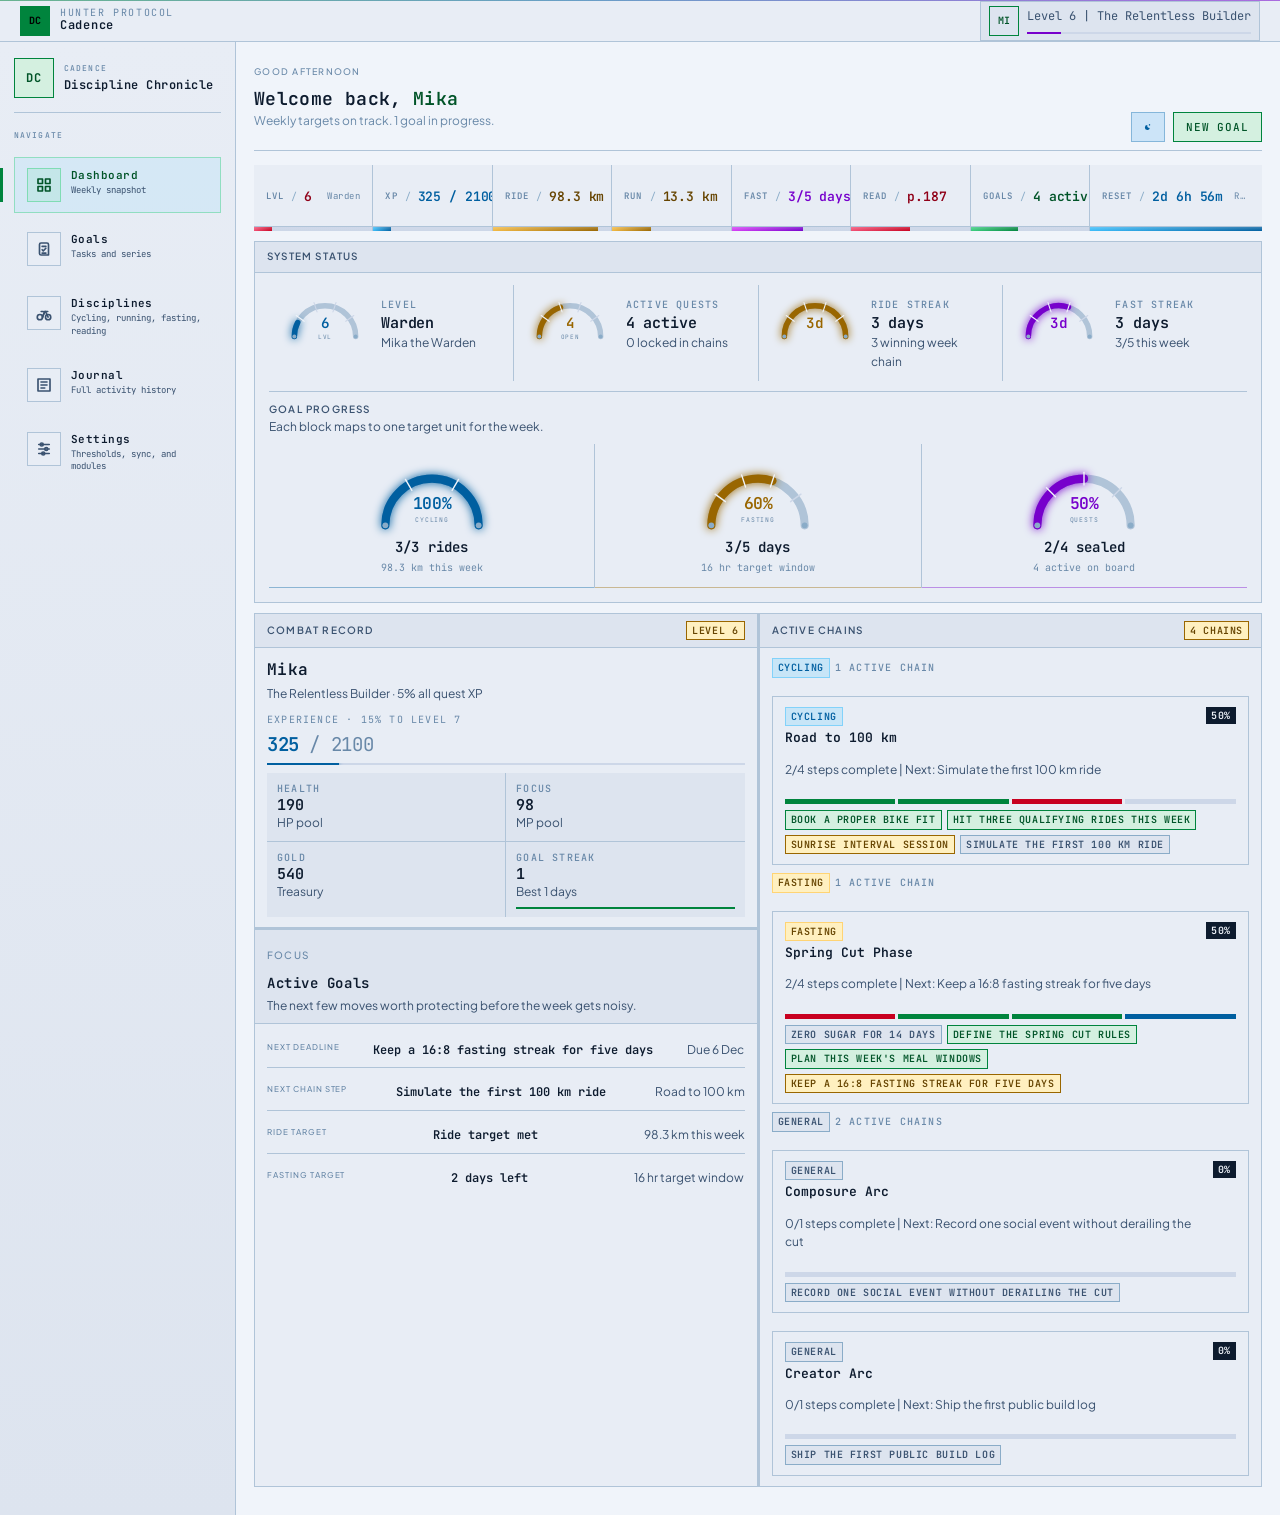
<file: index.html>
<!DOCTYPE html>
<html lang="en">
<head>
<meta charset="UTF-8">
<meta name="viewport" content="width=device-width, initial-scale=1.0">
<title>Cadence</title>
<link rel="stylesheet" href="./app.css">
</head>
<body>
  <div class="app-backdrop"></div>
  <main id="app"></main>
  <div id="modal-root"></div>
  <noscript>This app needs JavaScript enabled.</noscript>
  <script type="module" src="./app.js"></script>
</body>
</html>
</file>
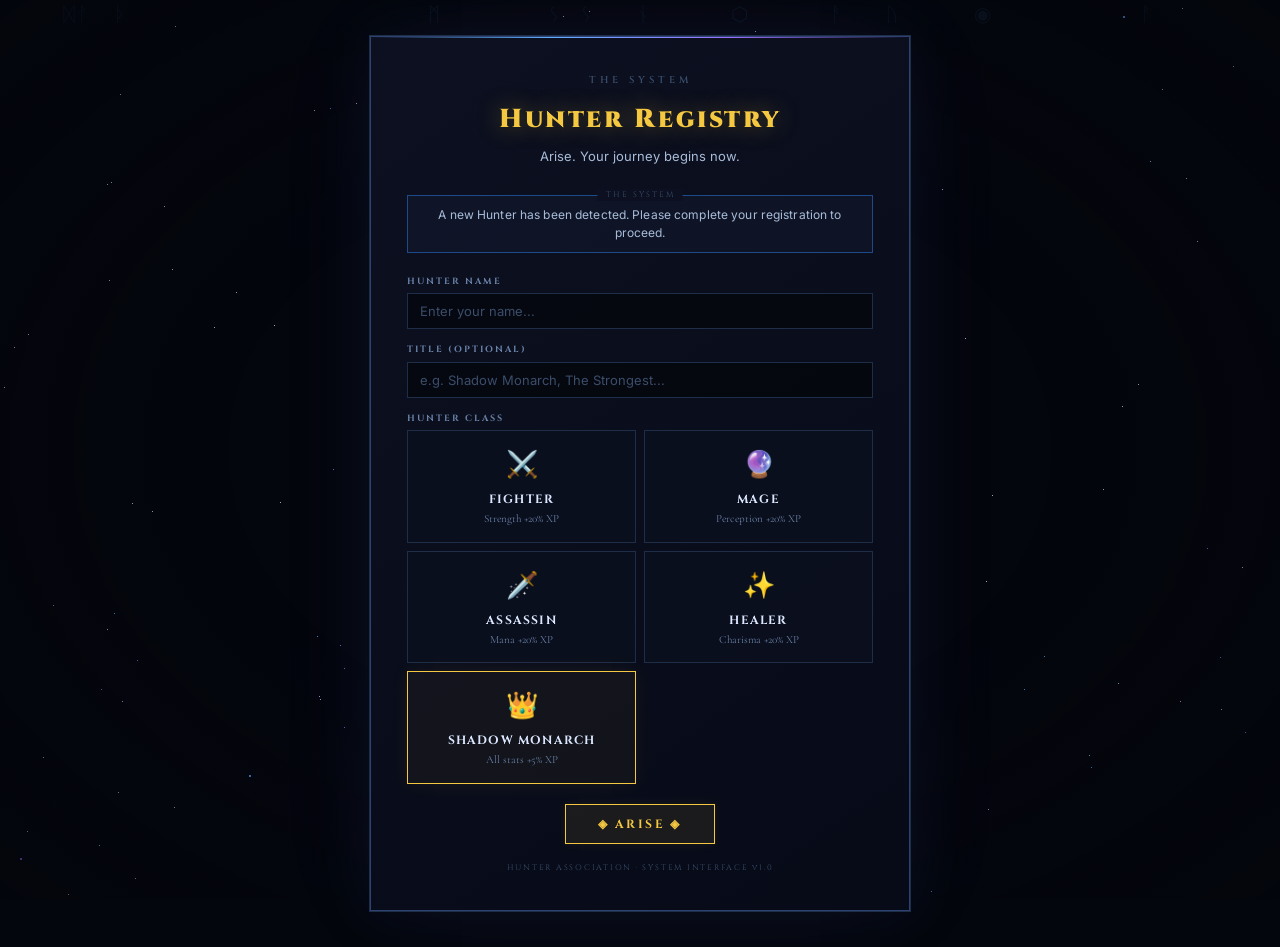
<file: solo-leveling-quest-journal.html>
<!DOCTYPE html>
<html lang="en">
<head>
<meta charset="UTF-8">
<meta name="viewport" content="width=device-width, initial-scale=1.0">
<title>Quest Ledger - Discipline Chronicle</title>
<link href="https://fonts.googleapis.com/css2?family=Cinzel:wght@400;600;700;900&family=Cormorant+Garamond:wght@400;500;600;700&family=Inter:wght@300;400;500;600&family=Orbitron:wght@400;700;900&display=swap" rel="stylesheet">
<style>
*{box-sizing:border-box;margin:0;padding:0}
:root{
  --void:#04060d;
  --deep:#070b18;
  --panel:#0c1020;
  --surface:#0f1428;
  --border:#1e2d48;
  --border-glow:#2e4272;
  --sys-blue:#5eaeff;
  --sys-blue-dim:#1e4a8a;
  --sys-purple:#9c6fff;
  --sys-purple-dim:#3d1f9a;
  --sys-gold:#f5c842;
  --sys-gold-dim:#8a6a10;
  --sys-teal:#00d4aa;
  --sys-red:#ff5570;
  --rank-e:#9e9e9e;
  --rank-d:#4caf50;
  --rank-c:#42a5f5;
  --rank-b:#ab47bc;
  --rank-a:#ffa726;
  --rank-s:#ef5350;
  --rank-ss:#f5c842;
  --rank-nat:#00d4aa;
  --text-bright:#dce8ff;
  --text-body:#a8bcd8;
  --text-mid:#6a82a8;
  --text-dim:#3a4d6a;
}
body{
  background:var(--void);min-height:100vh;
  font-family:'Cormorant Garamond',serif;overflow-x:hidden;
  color:var(--text-bright);font-size:14px;line-height:1.5;
}
#starfield{position:fixed;top:0;left:0;width:100%;height:100%;pointer-events:none;z-index:0}
.star{position:absolute;border-radius:50%;animation:twinkle linear infinite}
@keyframes twinkle{0%,100%{opacity:0.15}50%{opacity:0.9}}
#runes{position:fixed;top:0;left:0;width:100%;height:100%;pointer-events:none;z-index:0}
.rune{position:absolute;font-family:'Cinzel',serif;font-size:20px;color:rgba(94,174,255,0.09);animation:runeFloat linear infinite;user-select:none}
@keyframes runeFloat{0%{transform:translateY(100vh) rotate(0deg);opacity:0}5%{opacity:1}95%{opacity:0.4}100%{transform:translateY(-200px) rotate(360deg);opacity:0}}
.sys-vignette{position:fixed;top:0;left:0;right:0;bottom:0;pointer-events:none;z-index:0;background:radial-gradient(ellipse 80% 80% at 50% 50%,transparent 40%,rgba(4,6,13,0.65) 100%)}
#app{position:relative;z-index:1;max-width:1440px;margin:0 auto;padding:16px}

/* ─── MAIN WINDOW ─── */
.sys-window{background:linear-gradient(160deg,var(--panel) 0%,var(--deep) 100%);border:1px solid var(--border-glow);box-shadow:0 0 0 1px var(--border),0 0 40px rgba(94,174,255,0.05),inset 0 1px 0 rgba(94,174,255,0.08);padding:20px;min-height:calc(100vh - 32px);position:relative}
.sys-window::before{content:'';position:absolute;top:0;left:0;right:0;height:1px;background:linear-gradient(90deg,transparent,var(--sys-blue),var(--sys-purple),transparent)}
.sys-window::after{content:'THE DISCIPLINE CHRONICLE  ·  QUEST LEDGER';position:absolute;top:7px;left:50%;transform:translateX(-50%);font-family:'Cinzel',serif;font-size:9px;font-weight:600;color:var(--text-dim);letter-spacing:0.28em;white-space:nowrap}

/* ─── NAV ─── */
.nav-tabs{display:flex;gap:1px;margin:28px 0 0;border-bottom:1px solid var(--border);flex-wrap:wrap}
.tab-btn{font-family:'Cinzel',serif;font-size:10px;font-weight:700;letter-spacing:0.15em;padding:9px 16px;border:1px solid transparent;border-bottom:none;background:transparent;color:var(--text-mid);cursor:pointer;transition:all 0.2s;text-transform:uppercase;position:relative}
.tab-btn:hover{color:var(--sys-blue);border-color:var(--border)}
.tab-btn.active{background:rgba(94,174,255,0.07);color:var(--sys-blue);border-color:var(--border-glow);border-bottom-color:var(--panel);box-shadow:0 0 14px rgba(94,174,255,0.1)}
.tab-btn.active::before{content:'';position:absolute;top:0;left:0;right:0;height:1px;background:linear-gradient(90deg,transparent,var(--sys-blue),transparent)}
.page-content{display:none}.page-content.active{display:block}

/* ─── SPREAD ─── */
.book-spread{display:grid;grid-template-columns:1fr 1fr;gap:14px;margin-top:14px}
@media(max-width:900px){.book-spread{grid-template-columns:1fr}}
.book-page{background:rgba(7,11,24,0.75);border:1px solid var(--border);padding:22px;min-height:600px;position:relative}
.book-page::before{content:'';position:absolute;top:0;left:0;right:0;height:1px;background:linear-gradient(90deg,var(--sys-blue),transparent);opacity:0.35}
.book-page::after{content:'';position:absolute;bottom:0;right:0;width:25%;height:1px;background:linear-gradient(90deg,transparent,var(--sys-purple));opacity:0.25}

/* ─── PAGE TITLE ─── */
.page-title{font-family:'Cinzel',serif;font-size:12px;font-weight:700;color:var(--sys-blue);letter-spacing:0.22em;text-transform:uppercase;border-bottom:1px solid var(--border);padding-bottom:10px;margin-bottom:16px;display:flex;align-items:center;gap:8px}
.page-title-icon{width:18px;height:18px;border:1px solid var(--sys-blue);display:flex;align-items:center;justify-content:center;font-size:9px;color:var(--sys-blue);flex-shrink:0}

/* ─── SYSTEM NOTIFICATION ─── */
.sys-issued{border:1px solid var(--sys-blue-dim);background:rgba(94,174,255,0.04);padding:10px 14px;margin-bottom:14px;position:relative;font-family:'Inter',sans-serif;font-size:12px;color:var(--text-body);letter-spacing:0.01em;text-align:center}
.sys-issued::before{content:'THE SYSTEM';position:absolute;top:-7px;left:50%;transform:translateX(-50%);background:var(--panel);padding:0 8px;font-family:'Cinzel',serif;font-size:8px;letter-spacing:0.25em;color:var(--text-dim)}

/* ─── QUEST CARDS ─── */
.quest-card{background:rgba(12,16,32,0.9);border:1px solid var(--border);border-left:3px solid var(--border-glow);padding:14px 16px;margin-bottom:8px;position:relative;cursor:pointer;transition:all 0.18s}
.quest-card:hover{border-color:var(--sys-blue-dim);border-left-color:var(--sys-blue);box-shadow:0 0 16px rgba(94,174,255,0.07),inset 0 0 20px rgba(94,174,255,0.02);transform:translateX(2px)}
.quest-card.health{border-left-color:var(--sys-red)}
.quest-card.intelligence{border-left-color:var(--sys-blue)}
.quest-card.money{border-left-color:var(--sys-gold)}
.quest-card.relationships{border-left-color:var(--sys-purple)}
.quest-title{font-family:'Inter',sans-serif;font-size:14px;font-weight:600;color:var(--text-bright)}
.quest-meta{font-size:12px;color:var(--text-body);margin-top:5px;display:flex;gap:8px;align-items:center;flex-wrap:wrap}
.quest-cat-badge{font-size:10px;padding:2px 8px;border:1px solid;font-family:'Cinzel',serif;font-weight:700;letter-spacing:0.08em;text-transform:uppercase}
.cat-health{background:rgba(255,85,112,0.1);color:var(--sys-red);border-color:var(--sys-red)}
.cat-intelligence{background:rgba(94,174,255,0.08);color:var(--sys-blue);border-color:var(--sys-blue)}
.cat-money{background:rgba(245,200,66,0.08);color:var(--sys-gold);border-color:var(--sys-gold)}
.cat-relationships{background:rgba(156,111,255,0.1);color:var(--sys-purple);border-color:var(--sys-purple)}
.rank-badge{position:absolute;top:8px;right:10px;font-family:'Cinzel',serif;font-size:9px;font-weight:900;padding:2px 8px;border:1px solid;letter-spacing:0.15em}
.rank-urgent{background:rgba(255,85,112,0.15);color:var(--sys-red);border-color:var(--sys-red);animation:urgentBlink 1.2s infinite alternate}
@keyframes urgentBlink{from{box-shadow:none}to{box-shadow:0 0 8px var(--sys-red)}}
.due-label{font-size:11px;color:var(--sys-red);font-family:'Inter',sans-serif;font-weight:500;margin-top:4px}
.quest-desc{font-size:12px;color:var(--text-mid);margin-top:5px;font-style:italic;line-height:1.5}

/* ─── CHARACTER ─── */
.stat-row{display:grid;grid-template-columns:1fr 1fr;gap:10px;margin-bottom:14px}
.stat-box{background:rgba(10,15,30,0.8);border:1px solid var(--border);padding:14px;text-align:center;position:relative;transition:border-color 0.2s}
.stat-box:hover{border-color:var(--sys-blue-dim)}
.stat-box::after{content:'';position:absolute;bottom:0;left:0;right:0;height:1px;background:linear-gradient(90deg,transparent,var(--sys-blue-dim),transparent)}
.stat-icon{font-size:20px;display:block;margin-bottom:5px}
.stat-name{font-family:'Cinzel',serif;font-size:9px;font-weight:700;color:var(--text-mid);letter-spacing:0.2em;text-transform:uppercase;margin-bottom:4px}
.stat-val{font-family:'Orbitron',monospace;font-size:26px;font-weight:700;color:var(--sys-blue);text-shadow:0 0 14px rgba(94,174,255,0.35)}
.stat-bar{height:3px;background:rgba(255,255,255,0.04);margin-top:8px;overflow:hidden}
.stat-fill{height:100%;transition:width 0.6s}
.bar-health{background:var(--sys-red);box-shadow:0 0 6px var(--sys-red)}
.bar-wisdom{background:var(--sys-blue);box-shadow:0 0 6px var(--sys-blue)}
.bar-fortune{background:var(--sys-gold);box-shadow:0 0 6px var(--sys-gold)}
.bar-charisma{background:var(--sys-purple);box-shadow:0 0 6px var(--sys-purple)}
.xp-bar-wrap{margin:14px 0}
.xp-label{display:flex;justify-content:space-between;font-family:'Cinzel',serif;font-size:9px;font-weight:600;color:var(--text-mid);margin-bottom:5px;letter-spacing:0.15em;text-transform:uppercase}
.xp-bar{height:12px;background:rgba(0,0,0,0.6);border:1px solid var(--border);overflow:hidden}
.xp-fill{height:100%;background:linear-gradient(90deg,var(--sys-blue-dim),var(--sys-blue),var(--sys-purple));transition:width 0.6s;position:relative}
.xp-fill::after{content:'';position:absolute;top:0;left:0;right:0;bottom:0;background:repeating-linear-gradient(90deg,transparent,transparent 6px,rgba(255,255,255,0.05) 6px,rgba(255,255,255,0.05) 7px)}
.level-label{font-family:'Cinzel',serif;font-size:10px;font-weight:700;color:var(--text-mid);letter-spacing:0.35em;text-align:center;text-transform:uppercase;margin-bottom:4px}
.level-num{font-family:'Orbitron',monospace;font-size:44px;font-weight:900;color:var(--sys-gold);text-shadow:0 0 22px rgba(245,200,66,0.55),0 0 44px rgba(245,200,66,0.2);text-align:center;line-height:1;margin-bottom:4px}
.hunter-rank-row{text-align:center;margin-bottom:14px}
.hp-mp-row{display:grid;grid-template-columns:1fr 1fr;gap:8px;margin-bottom:14px}
.hp-box{background:rgba(255,85,112,0.05);border:1px solid rgba(255,85,112,0.25);padding:10px;text-align:center}
.mp-box{background:rgba(94,174,255,0.05);border:1px solid rgba(94,174,255,0.25);padding:10px;text-align:center}
.resource-label{font-family:'Cinzel',serif;font-size:9px;font-weight:700;letter-spacing:0.2em;text-transform:uppercase;display:block;margin-bottom:3px}
.resource-val{font-family:'Orbitron',monospace;font-size:17px;font-weight:700}

/* ─── BUTTONS ─── */
.btn-parch{font-family:'Cinzel',serif;font-size:11px;font-weight:600;background:transparent;border:1px solid var(--border-glow);color:var(--text-body);padding:8px 18px;cursor:pointer;letter-spacing:0.12em;text-transform:uppercase;transition:all 0.18s}
.btn-parch:hover{border-color:var(--sys-blue);color:var(--sys-blue);box-shadow:0 0 8px rgba(94,174,255,0.12)}
.btn-gold{font-family:'Cinzel',serif;font-size:11px;font-weight:700;background:rgba(245,200,66,0.08);border:1px solid var(--sys-gold);color:var(--sys-gold);padding:8px 18px;cursor:pointer;letter-spacing:0.12em;text-transform:uppercase;transition:all 0.18s;box-shadow:0 0 8px rgba(245,200,66,0.08)}
.btn-gold:hover{background:rgba(245,200,66,0.15);box-shadow:0 0 18px rgba(245,200,66,0.22)}
.btn-red{font-family:'Cinzel',serif;font-size:10px;font-weight:600;background:transparent;border:1px solid rgba(255,85,112,0.35);color:var(--sys-red);padding:4px 10px;cursor:pointer;letter-spacing:0.08em;text-transform:uppercase;transition:all 0.15s;opacity:0.75}
.btn-red:hover{background:rgba(255,85,112,0.1);border-color:var(--sys-red);opacity:1}
.btn-complete{font-family:'Cinzel',serif;font-size:10px;font-weight:700;background:rgba(245,200,66,0.08);border:1px solid var(--sys-gold);color:var(--sys-gold);padding:5px 14px;cursor:pointer;letter-spacing:0.1em;text-transform:uppercase;transition:all 0.15s}
.btn-complete:hover{background:rgba(245,200,66,0.15);box-shadow:0 0 10px rgba(245,200,66,0.2)}

/* ─── MODAL ─── */
.modal-overlay{position:fixed;top:0;left:0;right:0;bottom:0;background:rgba(4,6,13,0.93);z-index:1000;display:flex;align-items:center;justify-content:center;backdrop-filter:blur(4px)}
.modal-parch{background:linear-gradient(145deg,var(--panel),var(--deep));border:1px solid var(--border-glow);box-shadow:0 0 0 1px var(--border),0 0 44px rgba(94,174,255,0.1),0 0 80px rgba(156,111,255,0.05);padding:28px;max-width:520px;width:90%;max-height:85vh;overflow-y:auto;position:relative}
.modal-parch::before{content:'';position:absolute;top:0;left:0;right:0;height:1px;background:linear-gradient(90deg,transparent,var(--sys-blue),var(--sys-purple),transparent)}
.modal-title{font-family:'Cinzel',serif;font-size:13px;font-weight:700;color:var(--sys-gold);text-align:center;margin-bottom:20px;border-bottom:1px solid var(--border);padding-bottom:12px;letter-spacing:0.2em;text-transform:uppercase}
.form-group{margin-bottom:14px}
.form-label{display:block;font-family:'Cinzel',serif;font-size:9px;font-weight:700;color:var(--text-mid);letter-spacing:0.22em;text-transform:uppercase;margin-bottom:5px}
.form-input,.form-select,.form-textarea{width:100%;padding:9px 12px;background:rgba(0,0,0,0.45);border:1px solid var(--border);font-family:'Inter',sans-serif;font-size:13px;color:var(--text-bright);outline:none;transition:border-color 0.15s}
.form-input:focus,.form-select:focus,.form-textarea:focus{border-color:var(--sys-blue-dim);box-shadow:0 0 8px rgba(94,174,255,0.1)}
.form-input::placeholder,.form-textarea::placeholder{color:var(--text-dim)}
.form-select option{background:#0c1020;color:var(--text-bright)}
.form-row{display:grid;grid-template-columns:1fr 1fr;gap:12px}
.form-actions{display:flex;gap:10px;justify-content:center;margin-top:22px}

/* ─── REWARD OVERLAY ─── */
#reward-overlay{position:fixed;top:0;left:0;right:0;bottom:0;background:rgba(4,6,13,0.97);z-index:2000;display:flex;align-items:center;justify-content:center;flex-direction:column}
#reward-overlay::before{content:'';position:fixed;top:0;left:0;right:0;bottom:0;background:radial-gradient(ellipse 60% 60% at 50% 50%,rgba(156,111,255,0.06) 0%,transparent 70%);pointer-events:none}
.chest-container{text-align:center;padding:40px;position:relative;z-index:1}
.chest-emoji{font-size:72px;display:block;margin-bottom:12px;animation:chestShake 0.5s 1s ease-in-out 3}
@keyframes chestShake{0%,100%{transform:scale(1) rotate(0)}25%{transform:scale(1.05) rotate(-3deg)}75%{transform:scale(1.05) rotate(3deg)}}
.tier-banner{font-family:'Cinzel',serif;font-size:19px;font-weight:900;margin:12px 0;letter-spacing:0.3em;text-transform:uppercase;animation:tierPulse 0.9s infinite alternate}
@keyframes tierPulse{from{opacity:0.5}to{opacity:1;text-shadow:0 0 22px currentColor,0 0 44px currentColor}}
.tier-common{color:#78909c}.tier-uncommon{color:#66bb6a}.tier-rare{color:var(--sys-blue)}.tier-epic{color:var(--sys-purple)}.tier-legendary{color:var(--sys-gold)}
.reward-text{font-family:'Inter',sans-serif;font-size:22px;font-weight:500;color:var(--text-bright);max-width:400px;text-align:center;margin:16px 0}
.reward-xp{font-family:'Cinzel',serif;font-size:11px;color:var(--sys-blue);margin-bottom:20px;letter-spacing:0.2em;text-transform:uppercase}

/* ─── LEVEL UP ─── */
#levelup-overlay{position:fixed;top:0;left:0;right:0;bottom:0;background:rgba(4,6,13,0.98);z-index:3000;display:flex;align-items:center;justify-content:center;flex-direction:column;pointer-events:none;overflow:hidden}
#levelup-overlay::before{content:'';position:fixed;top:0;left:0;right:0;bottom:0;background:radial-gradient(ellipse 50% 50% at 50% 50%,rgba(245,200,66,0.07) 0%,transparent 60%);animation:lvlAura 0.5s ease-out forwards}
@keyframes lvlAura{from{opacity:0;transform:scale(0.8)}to{opacity:1;transform:scale(1)}}
.levelup-sys{font-family:'Cinzel',serif;font-size:11px;letter-spacing:0.45em;color:var(--sys-blue);text-transform:uppercase;margin-bottom:8px}
.levelup-title{font-family:'Cinzel',serif;font-size:46px;font-weight:900;color:var(--sys-gold);letter-spacing:0.15em;text-transform:uppercase;text-shadow:0 0 32px rgba(245,200,66,0.6),0 0 64px rgba(245,200,66,0.25);animation:lvlPulse 0.6s ease-in-out infinite alternate}
@keyframes lvlPulse{from{transform:scale(1)}to{transform:scale(1.02)}}
.levelup-num{font-family:'Orbitron',monospace;font-size:100px;font-weight:900;color:var(--sys-gold);text-shadow:0 0 44px rgba(245,200,66,0.7),0 0 88px rgba(245,200,66,0.25);margin:4px 0;line-height:1}
.levelup-flavor{font-family:'Inter',sans-serif;font-size:14px;font-weight:400;color:var(--text-body);max-width:500px;text-align:center;margin-top:16px}

/* ─── ACHIEVEMENTS ─── */
.trophy-grid{display:grid;grid-template-columns:repeat(auto-fill,minmax(140px,1fr));gap:8px}
.trophy-card{background:rgba(10,15,30,0.8);border:1px solid var(--border);padding:14px;text-align:center;transition:all 0.2s;position:relative}
.trophy-card:hover{border-color:var(--border-glow)}
.trophy-card.unlocked{background:rgba(94,174,255,0.04);border-color:var(--sys-blue-dim);box-shadow:0 0 12px rgba(94,174,255,0.06)}
.trophy-card.unlocked::before{content:'';position:absolute;top:0;left:0;right:0;height:1px;background:linear-gradient(90deg,transparent,var(--sys-blue),transparent)}
.trophy-icon{font-size:26px;display:block;margin-bottom:7px}
.trophy-name{font-family:'Cinzel',serif;font-size:9px;font-weight:700;color:var(--text-dim);letter-spacing:0.1em;text-transform:uppercase;line-height:1.4}
.trophy-desc{font-family:'Inter',sans-serif;font-size:10px;color:var(--text-mid);margin-top:4px;line-height:1.4}
.trophy-card.unlocked .trophy-name{color:var(--sys-blue)}
.trophy-card.locked .trophy-icon{filter:grayscale(1);opacity:0.2}
.trophy-card.locked .trophy-desc{color:var(--text-dim)}

/* ─── HEATMAP ─── */
.heatmap-grid{display:grid;grid-template-columns:repeat(52,1fr);gap:2px;margin:8px 0}
.heat-cell{width:100%;aspect-ratio:1}
.heat-0{background:rgba(255,255,255,0.03)}.heat-1{background:rgba(94,174,255,0.2)}.heat-2{background:rgba(94,174,255,0.45)}.heat-3{background:rgba(94,174,255,0.75)}.heat-4{background:var(--sys-blue);box-shadow:0 0 3px var(--sys-blue)}

/* ─── REWARDS ─── */
.reward-list{display:flex;flex-direction:column;gap:6px}
.reward-item{background:rgba(10,15,30,0.6);border:1px solid var(--border);padding:11px 14px;display:flex;align-items:center;gap:10px;transition:border-color 0.15s}
.reward-item:hover{border-color:var(--border-glow)}
.reward-tier-dot{width:10px;height:10px;border-radius:50%;flex-shrink:0}
.dot-common{background:#78909c}.dot-uncommon{background:#66bb6a}.dot-rare{background:var(--sys-blue)}.dot-epic{background:var(--sys-purple)}.dot-legendary{background:var(--sys-gold);box-shadow:0 0 6px var(--sys-gold)}
.reward-name{font-size:13px;font-weight:500;color:var(--text-bright)}
.reward-tier-label{font-size:10px;color:var(--text-mid);margin-top:1px;text-transform:capitalize}

/* ─── FILTER BAR ─── */
.filter-bar{display:flex;gap:4px;flex-wrap:wrap;margin-bottom:14px}
.filter-btn{font-family:'Cinzel',serif;font-size:9px;font-weight:700;padding:5px 11px;cursor:pointer;border:1px solid var(--border);background:transparent;color:var(--text-mid);letter-spacing:0.12em;text-transform:uppercase;transition:all 0.12s}
.filter-btn:hover{border-color:var(--border-glow);color:var(--text-body)}
.filter-btn.active{border-color:var(--sys-blue);color:var(--sys-blue);background:rgba(94,174,255,0.06)}
.filter-btn.active.cat-health{border-color:var(--sys-red);color:var(--sys-red);background:rgba(255,85,112,0.06)}
.filter-btn.active.cat-money{border-color:var(--sys-gold);color:var(--sys-gold);background:rgba(245,200,66,0.05)}
.filter-btn.active.cat-relationships{border-color:var(--sys-purple);color:var(--sys-purple);background:rgba(156,111,255,0.06)}

/* ─── JOURNAL ─── */
.journal-entry{margin-bottom:10px;padding-bottom:10px;border-bottom:1px solid rgba(255,255,255,0.04)}
.journal-date{font-family:'Cinzel',serif;font-size:9px;color:var(--text-dim);margin-bottom:3px;letter-spacing:0.15em;text-transform:uppercase}
.journal-text{font-size:12.5px;color:var(--text-body);line-height:1.55}

/* ─── STREAK ─── */
.streak-banner{background:rgba(245,200,66,0.04);border:1px solid rgba(245,200,66,0.18);padding:9px 16px;display:flex;align-items:center;gap:10px;margin-bottom:0;position:relative}
.streak-banner::before{content:'';position:absolute;top:0;left:0;right:0;height:1px;background:linear-gradient(90deg,var(--sys-gold),transparent);opacity:0.4}
.streak-fire{font-size:16px;animation:fireFlicker 0.8s infinite alternate}
@keyframes fireFlicker{from{transform:scale(1)}to{transform:scale(1.1)}}
.streak-text{font-family:'Cinzel',serif;font-size:12px;font-weight:700;color:var(--sys-gold);letter-spacing:0.1em}
.streak-sub{font-family:'Inter',sans-serif;font-size:11px;color:var(--text-mid);margin-left:auto}

/* ─── CLASS CARDS ─── */
.class-grid{display:grid;grid-template-columns:1fr 1fr;gap:8px;margin-bottom:20px}
.class-card{background:rgba(10,15,30,0.8);border:1px solid var(--border);padding:14px;cursor:pointer;text-align:center;transition:all 0.18s}
.class-card:hover,.class-card.selected{border-color:var(--sys-gold-dim);background:rgba(245,200,66,0.04);box-shadow:0 0 16px rgba(245,200,66,0.07)}
.class-card.selected{border-color:var(--sys-gold)}
.class-icon{font-size:26px;display:block;margin-bottom:6px}
.class-name{font-family:'Cinzel',serif;font-size:12px;font-weight:700;color:var(--text-bright);letter-spacing:0.1em;text-transform:uppercase}
.class-bonus{font-size:11px;color:var(--text-mid);margin-top:3px}

/* ─── TALENTS ─── */
.talent-grid{display:grid;grid-template-columns:1fr;gap:8px}
.talent-path{background:rgba(10,15,30,0.6);border:1px solid var(--border);padding:14px;transition:all 0.18s;position:relative}
.talent-path:hover{border-color:var(--border-glow)}
.talent-path::before{content:'';position:absolute;top:0;left:0;width:2px;height:100%;background:var(--sys-purple);opacity:0.5}
.talent-path-name{font-family:'Cinzel',serif;font-size:12px;font-weight:700;color:var(--sys-purple);margin-bottom:4px;letter-spacing:0.1em;text-transform:uppercase}
.talent-desc{font-size:12px;color:var(--text-body);margin-bottom:8px;line-height:1.5}
.talent-owned{font-family:'Orbitron',monospace;font-size:11px;color:var(--sys-gold);font-weight:700}

/* ─── XP POPUP ─── */
.xp-popup{position:fixed;pointer-events:none;z-index:5000;font-family:'Cinzel',serif;font-weight:700;font-size:15px;color:var(--sys-gold);text-shadow:0 0 12px rgba(245,200,66,0.8);letter-spacing:0.1em;animation:xpFloat 1.5s ease-out forwards}
@keyframes xpFloat{0%{opacity:1;transform:translateY(0) scale(1)}30%{opacity:1;transform:translateY(-30px) scale(1.12)}100%{opacity:0;transform:translateY(-80px) scale(0.9)}}

/* ─── MISC ─── */
::-webkit-scrollbar{width:4px}::-webkit-scrollbar-track{background:transparent}::-webkit-scrollbar-thumb{background:var(--border-glow)}::-webkit-scrollbar-thumb:hover{background:var(--sys-blue-dim)}
.sub-heading{font-family:'Cinzel',serif;font-size:9px;font-weight:700;color:var(--text-mid);margin:14px 0 7px;letter-spacing:0.22em;text-transform:uppercase;display:flex;align-items:center;gap:6px}
.sub-heading::before{content:'▸';color:var(--sys-blue);font-size:9px}
.empty-state{font-family:'Inter',sans-serif;font-size:13px;color:var(--text-dim);text-align:center;padding:30px 0;line-height:2.2}
.empty-state span{color:var(--text-mid)}
.gold-amount{font-family:'Orbitron',monospace;font-size:13px;font-weight:700;color:var(--sys-gold);text-shadow:0 0 8px rgba(245,200,66,0.3)}
.summary-panel{background:rgba(10,15,30,0.55);border:1px solid var(--border);padding:14px 16px;margin-bottom:14px;position:relative}
.summary-panel::before{content:'';position:absolute;top:0;left:0;right:0;height:1px;background:linear-gradient(90deg,var(--sys-gold),transparent)}
.summary-row{display:grid;grid-template-columns:repeat(3,minmax(0,1fr));gap:10px;margin:14px 0}
.summary-stat{background:rgba(0,0,0,0.18);border:1px solid rgba(255,255,255,0.06);padding:12px}
.summary-stat-label{font-family:'Cinzel',serif;font-size:9px;letter-spacing:0.16em;text-transform:uppercase;color:var(--text-mid);margin-bottom:5px}
.summary-stat-value{font-family:'Orbitron',monospace;font-size:22px;font-weight:700;color:var(--text-bright)}
.summary-stat-note{font-size:12px;color:var(--text-mid);margin-top:3px}
.summary-progress{height:12px;background:rgba(0,0,0,0.35);border:1px solid var(--border);overflow:hidden}
.summary-progress-fill{height:100%;background:linear-gradient(90deg,var(--sys-gold-dim),var(--sys-gold),var(--sys-purple));transition:width 0.3s}
.vitality-grid{display:grid;grid-template-columns:1.05fr 1.35fr;gap:14px;margin-top:14px}
.vitality-page{background:rgba(7,11,24,0.75);border:1px solid var(--border);padding:22px;min-height:600px;position:relative}
.vitality-page::before{content:'';position:absolute;top:0;left:0;right:0;height:1px;background:linear-gradient(90deg,var(--sys-gold),transparent);opacity:0.5}
.vitality-day-list{display:grid;grid-template-columns:1fr;gap:10px}
.vitality-day-card{background:rgba(10,15,30,0.7);border:1px solid var(--border);padding:14px;transition:all 0.18s}
.vitality-day-card:hover{border-color:var(--border-glow);box-shadow:0 0 14px rgba(245,200,66,0.08)}
.vitality-day-head{display:flex;justify-content:space-between;align-items:flex-start;gap:10px;margin-bottom:10px}
.vitality-day-name{font-family:'Cinzel',serif;font-size:11px;letter-spacing:0.14em;text-transform:uppercase;color:var(--text-bright)}
.vitality-day-date{font-size:12px;color:var(--text-mid)}
.vitality-score-pill{font-family:'Cinzel',serif;font-size:10px;border:1px solid var(--sys-gold);padding:3px 9px;color:var(--sys-gold);letter-spacing:0.12em;text-transform:uppercase}
.vitality-score-pill.empty{border-color:var(--border);color:var(--text-mid)}
.habit-chip-row{display:flex;flex-wrap:wrap;gap:6px;margin-bottom:10px}
.habit-chip{font-family:'Cinzel',serif;font-size:9px;letter-spacing:0.08em;text-transform:uppercase;padding:3px 8px;border:1px solid var(--border);color:var(--text-mid);background:rgba(0,0,0,0.16)}
.habit-chip.on{border-color:var(--sys-teal);color:var(--sys-teal);background:rgba(0,212,170,0.08)}
.ledger-note{font-size:12px;color:var(--text-body);min-height:36px}
.score-grid{display:grid;grid-template-columns:repeat(2,minmax(0,1fr));gap:8px}
.score-option{padding:10px;border:1px solid var(--border);background:rgba(0,0,0,0.22);color:var(--text-body);cursor:pointer;text-align:left;transition:all 0.15s}
.score-option:hover{border-color:var(--border-glow)}
.score-option.active{border-color:var(--sys-gold);box-shadow:0 0 12px rgba(245,200,66,0.12);background:rgba(245,200,66,0.08)}
.score-option strong{display:block;font-family:'Cinzel',serif;font-size:11px;letter-spacing:0.08em;text-transform:uppercase;color:var(--text-bright)}
.score-option span{display:block;font-size:12px;color:var(--text-mid);margin-top:4px;line-height:1.4}
.anchor-list{display:grid;grid-template-columns:1fr;gap:8px;margin-top:14px}
.anchor-rule{background:rgba(0,0,0,0.18);border:1px solid var(--border);padding:12px}
.anchor-rule strong{display:block;font-family:'Cinzel',serif;font-size:10px;letter-spacing:0.1em;text-transform:uppercase;color:var(--sys-gold);margin-bottom:4px}
.anchor-rule span{font-size:12.5px;color:var(--text-body);line-height:1.45}
.settings-grid{display:grid;grid-template-columns:repeat(2,minmax(0,1fr));gap:14px;margin-top:14px}
.settings-card{background:rgba(7,11,24,0.75);border:1px solid var(--border);padding:22px;min-height:320px;position:relative}
.settings-card::before{content:'';position:absolute;top:0;left:0;right:0;height:1px;background:linear-gradient(90deg,var(--sys-blue),transparent)}
.settings-actions{display:flex;flex-wrap:wrap;gap:10px;margin-top:14px}
.file-label{display:inline-flex;align-items:center;justify-content:center}
.file-label input{display:none}
.settings-note{font-size:12.5px;color:var(--text-body);line-height:1.5}
@media(max-width:900px){
  .summary-row,.settings-grid,.vitality-grid{grid-template-columns:1fr}
}
</style>
</head>
<body>
<div id="starfield"></div>
<div id="runes"></div>
<div class="sys-vignette"></div>
<div id="app"></div>
<script>
const STORAGE_KEY='quest_ledger_v4';
const LEGACY_STORAGE_KEY='rpg_quest_v3';
const VITALITY_ANCHORS=[
  {id:'meal_timing',label:'Planned meals only',hint:'Only eat at planned meal times. Remove random eating.'},
  {id:'protein_first',label:'Protein-first meals',hint:'Build each meal around protein before extras.'},
  {id:'no_write_offs',label:'No emotional write-offs',hint:'One bad choice costs points, not the whole day.'}
];
const VITALITY_SCORES={
  3:{label:'On Plan',desc:'Controlled, intentional, and no needless snacking.'},
  2:{label:'Mostly Good',desc:'A decent day with a minor slip that stayed contained.'},
  1:{label:'Recovered',desc:'Messy day, but you pulled it back before a spiral.'},
  0:{label:'Chaotic',desc:'No real control today. Log it honestly and reset tomorrow.'}
};
const DEFAULT_STATE={version:4,character:null,quests:[],rewards:[{id:'r1',name:'15-minute rest',tier:'common',cooldownDays:0},{id:'r2',name:'Favourite snack',tier:'common',cooldownDays:0},{id:'r3',name:'Watch an episode',tier:'uncommon',cooldownDays:1},{id:'r4',name:'Gaming session',tier:'uncommon',cooldownDays:1},{id:'r5',name:'Takeaway meal',tier:'rare',cooldownDays:3},{id:'r6',name:'New gear',tier:'rare',cooldownDays:7},{id:'r7',name:'Day out',tier:'epic',cooldownDays:14},{id:'r8',name:'Weekend trip',tier:'legendary',cooldownDays:30}],achievements:{},stats:{totalQuests:0,questsByCategory:{},questsByDay:{},streakCurrent:0,streakLast:null,longestStreak:0},talentPoints:0,talents:{discipline:0,ambition:0,fortune:0,wisdom:0,resilience:0},rewardCooldowns:{},consistency:{weeklyTarget:18,entries:{}}};
function cloneDefaultState(){return JSON.parse(JSON.stringify(DEFAULT_STATE))}
function normalizeState(raw){
  const base=cloneDefaultState();
  if(!raw||typeof raw!=='object')return base;
  const next={...base,...raw};
  next.achievements={...base.achievements,...(raw.achievements||{})};
  next.stats={...base.stats,...(raw.stats||{})};
  next.stats.questsByCategory={...base.stats.questsByCategory,...((raw.stats||{}).questsByCategory||{})};
  next.stats.questsByDay={...base.stats.questsByDay,...((raw.stats||{}).questsByDay||{})};
  next.talents={...base.talents,...(raw.talents||{})};
  next.rewardCooldowns={...base.rewardCooldowns,...(raw.rewardCooldowns||{})};
  next.consistency={...base.consistency,...(raw.consistency||{})};
  next.consistency.entries={...base.consistency.entries,...((raw.consistency||{}).entries||{})};
  return next;
}
const storedState=localStorage.getItem(STORAGE_KEY)||localStorage.getItem(LEGACY_STORAGE_KEY);
let state=normalizeState(storedState?JSON.parse(storedState):null);
let currentTab='quests',questFilter='all',activeModal=null;
function save(){state=normalizeState(state);localStorage.setItem(STORAGE_KEY,JSON.stringify(state))}

const DIFFICULTIES={trivial:{label:'E-Rank',xp:10,stars:'E',rewardMod:-0.2},easy:{label:'D-Rank',xp:25,stars:'D',rewardMod:-0.1},medium:{label:'C-Rank',xp:50,stars:'C',rewardMod:0},hard:{label:'B-Rank',xp:100,stars:'B',rewardMod:0.1},epic:{label:'A-Rank',xp:200,stars:'A',rewardMod:0.2},legendary:{label:'S-Rank',xp:500,stars:'S',rewardMod:1}};
const DIFF_RANK_COLOR={trivial:'#9e9e9e',easy:'#4caf50',medium:'#42a5f5',hard:'#ab47bc',epic:'#ffa726',legendary:'#ef5350'};
const CATEGORIES={health:{label:'Strength',icon:'⚔️',color:'#ff5570'},intelligence:{label:'Perception',icon:'👁',color:'#5eaeff'},money:{label:'Mana',icon:'💠',color:'#f5c842'},relationships:{label:'Charisma',icon:'🛡️',color:'#9c6fff'}};
const CLASSES={warrior:{name:'Fighter',icon:'⚔️',bonus:'Strength +20% XP',statBonus:'health'},scholar:{name:'Mage',icon:'🔮',bonus:'Perception +20% XP',statBonus:'intelligence'},merchant:{name:'Assassin',icon:'🗡️',bonus:'Mana +20% XP',statBonus:'money'},diplomat:{name:'Healer',icon:'✨',bonus:'Charisma +20% XP',statBonus:'relationships'},adventurer:{name:'Shadow Monarch',icon:'👑',bonus:'All stats +5% XP',statBonus:'all'}};
const TALENTS=[{key:'discipline',name:'Daily Quest Mastery',desc:'+5% XP on recurring quests',icon:'🔁'},{key:'ambition',name:'S-Rank Instinct',desc:'+10% XP on B-Rank quests and above',icon:'⚡'},{key:'fortune',name:'Plunder',desc:'+15% gold earned, improved drop rates',icon:'💎'},{key:'wisdom',name:'Mana Control',desc:'-10% MP costs on all abilities',icon:'🔮'},{key:'resilience',name:'Iron Body',desc:'+20 max HP, reduced failure penalty',icon:'🛡️'}];
const LEVEL_FLAVORS=["The System has acknowledged your growth.","You have taken another step toward the pinnacle.","Your shadows grow stronger.","The gate within you opens wider.","Arise. You grow closer to the summit.","Power flows through your veins like mana.","Even the Monarchs take notice.","The System rewards the worthy."];
const REWARD_TIERS=['common','uncommon','rare','epic','legendary'];
const TIER_WEIGHTS=[50,30,15,4,1];
const TIER_COLORS={common:'#78909c',uncommon:'#66bb6a',rare:'#5eaeff',epic:'#9c6fff',legendary:'#f5c842'};
const TIER_CHESTS={common:'📦',uncommon:'💼',rare:'💎',epic:'🔮',legendary:'👑'};
const HUNTER_RANKS=[{min:1,max:9,rank:'E',label:'E-Rank Hunter',color:'#9e9e9e'},{min:10,max:19,rank:'D',label:'D-Rank Hunter',color:'#4caf50'},{min:20,max:29,rank:'C',label:'C-Rank Hunter',color:'#42a5f5'},{min:30,max:39,rank:'B',label:'B-Rank Hunter',color:'#ab47bc'},{min:40,max:49,rank:'A',label:'A-Rank Hunter',color:'#ffa726'},{min:50,max:74,rank:'S',label:'S-Rank Hunter',color:'#ef5350'},{min:75,max:99,rank:'SS',label:'SS-Rank Hunter',color:'#f5c842'},{min:100,max:Infinity,rank:'★',label:'National-Level Hunter',color:'#00d4aa'}];
function getHunterRank(l){return HUNTER_RANKS.find(r=>l>=r.min&&l<=r.max)||HUNTER_RANKS[0]}
function xpForLevel(n){return n*n*50+n*50}
function getLevel(xp){let l=1;while(xp>=xpForLevel(l))xp-=xpForLevel(l++);return l-1||1}
function xpIntoLevel(xp,lvl){for(let i=1;i<lvl;i++)xp-=xpForLevel(i);return Math.max(0,xp)}
function calcHP(v){return 100+v*5+(state.talents.resilience||0)*20}
function calcMP(w){return 50+w*3}
function getDaysRemaining(d){if(!d)return null;return Math.ceil((new Date(d)-Date.now())/86400000)}
function daysLabel(days){if(days===null)return'';if(days<0)return'⚠ Gate has closed — Overdue';if(days===0)return'⚠ Gate closes today';return`Gate closes in ${days} day${days!==1?'s':''}`}
function uid(){return Date.now().toString(36)+Math.random().toString(36).slice(2)}
function dateKey(d){const v=new Date(d);const y=v.getFullYear();const m=String(v.getMonth()+1).padStart(2,'0');const day=String(v.getDate()).padStart(2,'0');return`${y}-${m}-${day}`}
function parseDateKey(key){return new Date(`${key}T12:00:00`)}
function startOfWeek(d=new Date()){const v=new Date(d);v.setHours(0,0,0,0);const day=(v.getDay()+6)%7;v.setDate(v.getDate()-day);return v}
function getWeekKeys(d=new Date()){const start=startOfWeek(d);return Array.from({length:7},(_,i)=>{const cur=new Date(start);cur.setDate(start.getDate()+i);return dateKey(cur)})}
function getVitalityEntry(key){const entry=state.consistency.entries[key];return entry?{score:entry.score,habits:{...(entry.habits||{})},note:entry.note||'',updatedAt:entry.updatedAt||null}:{score:null,habits:{},note:'',updatedAt:null}}
function getVitalitySummary(d=new Date()){
  const keys=getWeekKeys(d);
  let total=0,loggedDays=0,anchorHits=0,bestDay=0;
  keys.forEach(key=>{
    const entry=getVitalityEntry(key);
    if(entry.score!==null&&entry.score!==undefined){total+=entry.score;loggedDays++}
    const hits=Object.values(entry.habits||{}).filter(Boolean).length;
    anchorHits+=hits;
    bestDay=Math.max(bestDay,entry.score===null||entry.score===undefined?0:entry.score);
  });
  return{keys,total,loggedDays,anchorHits,bestDay,target:state.consistency.weeklyTarget||18};
}
function vitalityProgressPct(summary){return Math.min(100,Math.round((summary.total/Math.max(summary.target,1))*100))}
function vitalityStatus(summary){
  if(summary.total>=summary.target)return'Weekly target secured. Maintain control and keep the standard calm.';
  const remaining=Math.max(0,summary.target-summary.total);
  return`${remaining} point${remaining!==1?'s':''} left to win the week. Minimum viable progress still counts.`;
}

function initStarfield(){
  const c=document.getElementById('starfield');if(!c)return;c.innerHTML='';
  for(let i=0;i<130;i++){const s=document.createElement('div');s.className='star';const sz=Math.random()<0.08?2:1;s.style.cssText=`left:${Math.random()*100}%;top:${Math.random()*100}%;width:${sz}px;height:${sz}px;background:${Math.random()<0.18?'#5eaeff':Math.random()<0.25?'#9c6fff':'#c8d8ff'};animation-duration:${2+Math.random()*5}s;animation-delay:${Math.random()*5}s`;c.appendChild(s)}
}
const RUNE_CHARS=['ᚠ','ᚢ','ᚦ','ᚨ','ᚱ','ᚲ','ᚷ','ᚹ','ᚺ','ᚾ','ᛁ','ᛃ','ᛇ','ᛈ','ᛉ','ᛊ','ᛏ','ᛒ','ᛖ','ᛗ','ᛚ','ᛜ','ᛞ','ᛟ','◈','◇','⬡','⬢','◉','⊕'];
function initRunes(){const c=document.getElementById('runes');if(!c)return;c.innerHTML='';for(let i=0;i<12;i++){const r=document.createElement('div');r.className='rune';r.textContent=RUNE_CHARS[Math.floor(Math.random()*RUNE_CHARS.length)];r.style.cssText=`left:${Math.random()*100}%;animation-duration:${14+Math.random()*20}s;animation-delay:${Math.random()*14}s`;c.appendChild(r)}}

function render(){
  const app=document.getElementById('app');
  if(!state.character){renderOnboarding(app);return}
  app.innerHTML=`<div class="sys-window">
    ${renderStreakBanner()}
    <div class="nav-tabs">
      ${['quests','vitality','character','talents','achievements','rewards','stats','settings'].map(t=>`<button class="tab-btn${currentTab===t?' active':''}" onclick="setTab('${t}')">${tabLabel(t)}</button>`).join('')}
      <div style="flex:1"></div>
      <button class="tab-btn" onclick="showAddQuest()" style="color:var(--sys-gold);border-color:rgba(245,200,66,0.25)">+ New Quest</button>
    </div>
    <div class="page-content active">
      ${currentTab==='quests'?renderQuests():currentTab==='vitality'?renderVitality():currentTab==='character'?renderCharacter():currentTab==='talents'?renderTalents():currentTab==='achievements'?renderAchievements():currentTab==='rewards'?renderRewards():currentTab==='stats'?renderStatsPage():renderSettings()}
    </div>
  </div>`;
}
function tabLabel(t){return{quests:'Quests',vitality:'Vitality',character:'Character',talents:'Skills',achievements:'Achievements',rewards:'Rewards',stats:'Records',settings:'Settings'}[t]||t}
function setTab(t){currentTab=t;render()}

function renderStreakBanner(){
  if(!state.character)return'';
  const s=state.stats.streakCurrent||0;if(s<1)return'';
  const msg=s>=30?'Daily Quest Monarch':s>=7?'Consistent Hunter':s>=3?'Building Momentum':'Keep Going';
  return`<div class="streak-banner"><span class="streak-fire">🔥</span><span class="streak-text">Day ${s} Streak</span><span class="streak-sub">${msg}</span></div>`;
}

function renderQuests(){
  const active=state.quests.filter(q=>q.status==='active'||q.status==='available');
  const done=state.quests.filter(q=>q.status==='completed');
  const filtered=active.filter(q=>questFilter==='all'||q.category===questFilter);
  const summary=getVitalitySummary();
  const progress=vitalityProgressPct(summary);
  return`<div class="book-spread">
    <div class="book-page">
      <div class="page-title"><div class="page-title-icon">Q</div>Active Quests</div>
      <div class="summary-panel">
        <div class="summary-stat-label">Weekly Vitality Campaign</div>
        <div style="font-size:13px;color:var(--text-body);line-height:1.5">${vitalityStatus(summary)}</div>
        <div class="summary-row">
          <div class="summary-stat"><div class="summary-stat-label">Points</div><div class="summary-stat-value">${summary.total}/${summary.target}</div><div class="summary-stat-note">Weekly consistency score</div></div>
          <div class="summary-stat"><div class="summary-stat-label">Logged Days</div><div class="summary-stat-value">${summary.loggedDays}/7</div><div class="summary-stat-note">Honest logs beat perfect plans</div></div>
          <div class="summary-stat"><div class="summary-stat-label">Anchor Hits</div><div class="summary-stat-value">${summary.anchorHits}</div><div class="summary-stat-note">Meal timing, protein, no spirals</div></div>
        </div>
        <div class="summary-progress"><div class="summary-progress-fill" style="width:${progress}%"></div></div>
      </div>
      <div class="sys-issued">The System has issued ${active.length} quest${active.length!==1?'s':''} awaiting completion.</div>
      <div class="filter-bar">
        <button class="filter-btn${questFilter==='all'?' active':''}" onclick="setFilter('all')">All</button>
        ${Object.entries(CATEGORIES).map(([k,v])=>`<button class="filter-btn${questFilter===k?' active cat-'+k:''}" onclick="setFilter('${k}')">${v.icon} ${v.label}</button>`).join('')}
      </div>
      ${filtered.length?filtered.map(renderQuestCard).join(''):`<div class="empty-state"><span>No active quests.</span><br>Accept a quest to begin your journey.</div>`}
      <div style="text-align:center;margin-top:16px"><button class="btn-gold" onclick="showAddQuest()">◈ Accept New Quest</button></div>
    </div>
    <div class="book-page">
      <div class="page-title"><div class="page-title-icon">L</div>Quest Log</div>
      ${done.length?done.slice().reverse().slice(0,12).map(q=>{const col=DIFF_RANK_COLOR[q.difficulty]||'#888';return`<div class="journal-entry"><div class="journal-date">${new Date(q.completedAt||q.createdAt).toLocaleDateString('en-GB',{year:'numeric',month:'short',day:'numeric'})}</div><div class="journal-text"><span style="color:${col};font-weight:600">[${DIFFICULTIES[q.difficulty]?.stars}-Rank]</span> ${q.title} — <span style="color:${CATEGORIES[q.category]?.color}">${CATEGORIES[q.category]?.label}</span></div></div>`}).join(''):`<div class="empty-state"><span>Quest log is empty.</span><br>Complete quests to fill these pages.</div>`}
    </div>
  </div>`;
}
function renderVitality(){
  const summary=getVitalitySummary();
  const progress=vitalityProgressPct(summary);
  return`<div class="vitality-grid">
    <div class="vitality-page">
      <div class="page-title"><div class="page-title-icon">V</div>Vitality Ledger</div>
      <div class="sys-issued">Win the week by being repeatable, not by being extreme.</div>
      <div class="summary-row">
        <div class="summary-stat"><div class="summary-stat-label">Weekly Target</div><div class="summary-stat-value">${summary.target}</div><div class="summary-stat-note">Points needed this week</div></div>
        <div class="summary-stat"><div class="summary-stat-label">Current Score</div><div class="summary-stat-value">${summary.total}</div><div class="summary-stat-note">${summary.loggedDays} day${summary.loggedDays!==1?'s':''} logged</div></div>
        <div class="summary-stat"><div class="summary-stat-label">Best Day</div><div class="summary-stat-value">${summary.bestDay}/3</div><div class="summary-stat-note">Minimum viable success counts</div></div>
      </div>
      <div class="summary-progress"><div class="summary-progress-fill" style="width:${progress}%"></div></div>
      <div style="margin-top:8px;font-size:12.5px;color:var(--text-body)">${vitalityStatus(summary)}</div>
      <div class="sub-heading">Daily Score Rules</div>
      <div class="score-grid">
        ${Object.entries(VITALITY_SCORES).sort((a,b)=>Number(b[0])-Number(a[0])).map(([score,meta])=>`<div class="score-option active"><strong>${score} points - ${meta.label}</strong><span>${meta.desc}</span></div>`).join('')}
      </div>
      <div class="sub-heading">Anchor Rules</div>
      <div class="anchor-list">
        ${VITALITY_ANCHORS.map(anchor=>`<div class="anchor-rule"><strong>${anchor.label}</strong><span>${anchor.hint}</span></div>`).join('')}
      </div>
    </div>
    <div class="vitality-page">
      <div class="page-title"><div class="page-title-icon">W</div>This Week</div>
      <div class="vitality-day-list">
        ${summary.keys.map(key=>{
          const entry=getVitalityEntry(key);
          const logged=entry.score!==null&&entry.score!==undefined;
          const scoreMeta=logged?VITALITY_SCORES[entry.score]:null;
          return`<div class="vitality-day-card">
            <div class="vitality-day-head">
              <div>
                <div class="vitality-day-name">${parseDateKey(key).toLocaleDateString('en-GB',{weekday:'long'})}</div>
                <div class="vitality-day-date">${parseDateKey(key).toLocaleDateString('en-GB',{day:'numeric',month:'short'})}</div>
              </div>
              <div class="vitality-score-pill${logged?'':' empty'}">${logged?`${entry.score} pt${entry.score!==1?'s':''}`:'Not logged'}</div>
            </div>
            <div class="habit-chip-row">
              ${VITALITY_ANCHORS.map(anchor=>`<span class="habit-chip${entry.habits[anchor.id]?' on':''}">${anchor.label}</span>`).join('')}
            </div>
            <div class="ledger-note">${entry.note|| (scoreMeta?scoreMeta.desc:'Log the day honestly. Imperfect data is better than emotional guessing.')}</div>
            <div style="margin-top:12px"><button class="btn-gold" onclick="showVitalityCheckin('${key}')">${logged?'Edit check-in':'Log check-in'}</button></div>
          </div>`;
        }).join('')}
      </div>
    </div>
  </div>`;
}
function renderQuestCard(q){
  const days=getDaysRemaining(q.dueDate);const isOverdue=days!==null&&days<0;
  const rankCol=DIFF_RANK_COLOR[q.difficulty]||'#888';
  return`<div class="quest-card ${q.category}">
    ${isOverdue?`<div class="rank-badge rank-urgent">⚠ Overdue</div>`:''}
    <div style="display:flex;align-items:center;gap:8px;margin-bottom:5px">
      <span style="font-family:'Cinzel',serif;font-size:11px;font-weight:900;color:${rankCol};border:1px solid ${rankCol};padding:1px 6px;letter-spacing:0.08em;flex-shrink:0">${DIFFICULTIES[q.difficulty]?.stars}</span>
      <div class="quest-title">${q.title}</div>
    </div>
    <div class="quest-meta">
      <span class="quest-cat-badge cat-${q.category}">${CATEGORIES[q.category]?.icon} ${CATEGORIES[q.category]?.label}</span>
      <span style="color:var(--sys-gold);font-weight:600">${DIFFICULTIES[q.difficulty]?.xp} XP</span>
      <span style="color:var(--text-mid)">${DIFFICULTIES[q.difficulty]?.label}</span>
      ${q.recurrence&&q.recurrence!=='none'?`<span style="color:var(--sys-teal)">↻ ${q.recurrence}</span>`:''}
    </div>
    ${q.dueDate?`<div class="due-label">${daysLabel(days)}</div>`:''}
    ${q.description?`<div class="quest-desc">${q.description}</div>`:''}
    <div style="display:flex;gap:6px;margin-top:10px">
      <button class="btn-complete" onclick="completeQuest('${q.id}')">◈ Complete</button>
      <button class="btn-red" onclick="abandonQuest('${q.id}')">✗ Forfeit</button>
    </div>
  </div>`;
}
function setFilter(f){questFilter=f;render()}

function renderCharacter(){
  const c=state.character;if(!c)return'';
  const xp=c.xp||0;const lvl=getLevel(xp);
  const xpNeeded=xpForLevel(lvl);const xpIn=xpIntoLevel(xp,lvl);
  const pct=Math.min(100,Math.round(xpIn/xpNeeded*100));
  const maxHP=calcHP(c.stats.vitality);const maxMP=calcMP(c.stats.wisdom);
  const rank=getHunterRank(lvl);
  return`<div class="book-spread">
    <div class="book-page">
      <div class="page-title"><div class="page-title-icon">C</div>Character</div>
      <div class="level-label">Level</div>
      <div class="level-num">${lvl}</div>
      <div class="hunter-rank-row"><span style="font-family:'Cinzel',serif;font-size:12px;font-weight:700;color:${rank.color};border:1px solid ${rank.color};padding:3px 14px;letter-spacing:0.15em">${rank.label}</span></div>
      <div style="text-align:center;margin-bottom:14px">
        <div style="font-family:'Inter',sans-serif;font-size:17px;font-weight:600;color:var(--text-bright)">${c.name}</div>
        ${c.title?`<div style="font-size:12px;color:var(--text-mid);margin-top:2px">${c.title}</div>`:''}
        <div style="font-family:'Cinzel',serif;font-size:10px;color:var(--text-dim);margin-top:3px;letter-spacing:0.1em;text-transform:uppercase">${CLASSES[c.class]?.name||''}</div>
      </div>
      <div class="xp-bar-wrap">
        <div class="xp-label"><span>Experience</span><span>${xpIn} / ${xpNeeded} · ${pct}%</span></div>
        <div class="xp-bar"><div class="xp-fill" style="width:${pct}%"></div></div>
      </div>
      <div class="hp-mp-row">
        <div class="hp-box"><div class="resource-label" style="color:var(--sys-red)">HP</div><div class="resource-val" style="color:var(--sys-red)">${c.hp||maxHP} / ${maxHP}</div></div>
        <div class="mp-box"><div class="resource-label" style="color:var(--sys-blue)">MP</div><div class="resource-val" style="color:var(--sys-blue)">${maxMP} / ${maxMP}</div></div>
      </div>
      <div class="stat-row">
        ${renderStat('⚔️','Strength',c.stats.vitality,'bar-health')}
        ${renderStat('👁','Perception',c.stats.wisdom,'bar-wisdom')}
        ${renderStat('💠','Mana',c.stats.fortune,'bar-fortune')}
        ${renderStat('🛡️','Charisma',c.stats.charisma,'bar-charisma')}
      </div>
      <div style="display:flex;justify-content:space-between;align-items:center;margin-top:4px">
        <div class="gold-amount">💠 ${c.gold||0} Gold</div>
        <div style="font-family:'Cinzel',serif;font-size:10px;color:var(--sys-purple);letter-spacing:0.1em">◈ ${state.talentPoints||0} Skill Points</div>
      </div>
    </div>
    <div class="book-page">
      <div class="page-title"><div class="page-title-icon">R</div>Records</div>
      <div class="sub-heading">Quests Cleared</div>
      <div style="font-family:'Orbitron',monospace;font-size:38px;font-weight:900;color:var(--sys-gold);text-shadow:0 0 16px rgba(245,200,66,0.3)">${state.stats.totalQuests||0}</div>
      <div class="sub-heading">Progress by Type</div>
      ${Object.entries(CATEGORIES).map(([k,v])=>{const count=(state.stats.questsByCategory||{})[k]||0;const pct=Math.min(100,count/50*100);return`<div style="margin-bottom:10px"><div style="display:flex;justify-content:space-between;font-family:'Cinzel',serif;font-size:9px;letter-spacing:0.12em;margin-bottom:3px;text-transform:uppercase"><span style="color:${v.color}">${v.icon} ${v.label}</span><span style="color:var(--text-dim)">${count}/50</span></div><div class="stat-bar"><div class="stat-fill" style="width:${pct}%;background:${v.color};box-shadow:0 0 5px ${v.color}"></div></div></div>`}).join('')}
      <div class="sub-heading">Personal Bests</div>
      <div style="font-size:12.5px;color:var(--text-body);line-height:2.3">
        <div>🔥 Longest streak: <span style="color:var(--sys-gold);font-weight:600">${state.stats.longestStreak||0} days</span></div>
        <div>⚡ Total XP: <span style="color:var(--sys-blue);font-weight:600">${c.xp||0}</span></div>
        <div>👑 Rank: <span style="color:${rank.color};font-weight:600">${rank.label}</span></div>
      </div>
    </div>
  </div>`;
}
function renderStat(icon,name,val,barClass){const pct=Math.min(100,(val/100)*100);return`<div class="stat-box"><span class="stat-icon">${icon}</span><div class="stat-name">${name}</div><div class="stat-val">${val}</div><div class="stat-bar"><div class="stat-fill ${barClass}" style="width:${pct}%"></div></div></div>`}

function renderTalents(){
  return`<div class="book-page" style="max-width:640px;margin:14px auto 0">
    <div class="page-title"><div class="page-title-icon">K</div>Skill Tree</div>
    <div class="sys-issued" style="margin-bottom:16px">◈ ${state.talentPoints||0} Skill Point${(state.talentPoints||0)!==1?'s':''} available for allocation.</div>
    <div class="talent-grid">
      ${TALENTS.map(t=>{const owned=state.talents[t.key]||0;const canBuy=(state.talentPoints||0)>0;return`<div class="talent-path"><div style="display:flex;align-items:center;gap:10px;margin-bottom:5px"><span style="font-size:20px">${t.icon}</span><div class="talent-path-name">${t.name}</div></div><div class="talent-desc">${t.desc}</div><div style="display:flex;align-items:center;justify-content:space-between"><div class="talent-owned">Rank ${owned}</div>${canBuy?`<button class="btn-gold" style="font-size:10px;padding:5px 14px" onclick="buyTalent('${t.key}')">◈ Learn</button>`:''}</div></div>`}).join('')}
    </div>
  </div>`;
}

const ACHIEVEMENTS_DEF=[
  {id:'first_quest',name:'First Gate',icon:'🚪',desc:'Complete your very first quest'},
  {id:'lvl5',name:'Awakened',icon:'⚡',desc:'Reach level 5'},
  {id:'lvl10',name:'Ranked Up',icon:'📋',desc:'Reach level 10'},
  {id:'lvl25',name:'Veteran Hunter',icon:'🦾',desc:'Reach level 25'},
  {id:'streak3',name:'Consistent',icon:'📅',desc:'Maintain a 3-day streak'},
  {id:'streak7',name:'Week Warrior',icon:'🔥',desc:'Maintain a 7-day streak'},
  {id:'streak30',name:'Iron Routine',icon:'💪',desc:'Maintain a 30-day streak'},
  {id:'quests10',name:'Getting Serious',icon:'✅',desc:'Complete 10 quests total'},
  {id:'quests50',name:'Prolific',icon:'📖',desc:'Complete 50 quests total'},
  {id:'health10',name:'Body & Soul',icon:'⚔️',desc:'Complete 10 Strength quests'},
  {id:'intelligence10',name:'Sharp Mind',icon:'👁',desc:'Complete 10 Perception quests'},
  {id:'money10',name:'Mana Efficient',icon:'💠',desc:'Complete 10 Mana quests'},
  {id:'relationships10',name:'People Person',icon:'🛡️',desc:'Complete 10 Charisma quests'},
  {id:'legendary1',name:'S-Rank Clear',icon:'👑',desc:'Complete an S-Rank quest'},
  {id:'allcats',name:'Renaissance Soul',icon:'🌟',desc:'Complete 5 quests in all 4 categories'},
  {id:'perfectday',name:'Perfect Day',icon:'⭐',desc:'Complete all due quests in a single day'},
];

function renderAchievements(){
  const unlocked=Object.keys(state.achievements||{}).length;
  return`<div class="book-page" style="max-width:760px;margin:14px auto 0">
    <div class="page-title"><div class="page-title-icon">A</div>Achievements</div>
    <div style="font-family:'Inter',sans-serif;font-size:12px;color:var(--text-mid);margin-bottom:16px">${unlocked} / ${ACHIEVEMENTS_DEF.length} unlocked</div>
    <div class="trophy-grid">
      ${ACHIEVEMENTS_DEF.map(a=>{const isUnlocked=!!(state.achievements||{})[a.id];return`<div class="trophy-card ${isUnlocked?'unlocked':'locked'}" title="${a.desc}"><span class="trophy-icon">${a.icon}</span><div class="trophy-name">${a.name}</div>${isUnlocked?`<div style="font-family:'Cinzel',serif;font-size:8px;color:var(--sys-blue);margin-top:4px;letter-spacing:0.12em">ACHIEVED</div>`:`<div class="trophy-desc">${a.desc}</div>`}</div>`}).join('')}
    </div>
  </div>`;
}

function renderRewards(){
  return`<div class="book-page" style="max-width:640px;margin:14px auto 0">
    <div class="page-title"><div class="page-title-icon">I</div>Item Shop</div>
    <div class="sys-issued" style="margin-bottom:16px">Rewards are unlocked by completing quests. The System determines what you receive.</div>
    <div class="reward-list">
      ${(state.rewards||[]).map(r=>`<div class="reward-item"><div class="reward-tier-dot dot-${r.tier}"></div><div style="flex:1"><div class="reward-name">${r.name}</div><div class="reward-tier-label">${r.tier}${r.cooldownDays>0?` · ${r.cooldownDays}d cooldown`:''}</div></div><button class="btn-red" onclick="removeReward('${r.id}')">✗</button></div>`).join('')}
    </div>
    <div style="text-align:center;margin-top:14px"><button class="btn-parch" onclick="showAddReward()">◈ Add Reward</button></div>
  </div>`;
}

function renderStatsPage(){
  return`<div class="book-page" style="max-width:740px;margin:14px auto 0">
    <div class="page-title"><div class="page-title-icon">D</div>Dungeon Records</div>
    <div class="sub-heading">Activity — Last 364 Days</div>
    <div class="heatmap-grid">${Array.from({length:364},(_,i)=>{const d=new Date();d.setDate(d.getDate()-363+i);const key=d.toISOString().split('T')[0];const v=(state.stats.questsByDay||{})[key]||0;const cls=v===0?'heat-0':v<=1?'heat-1':v<=3?'heat-2':v<=5?'heat-3':'heat-4';return`<div class="heat-cell ${cls}" title="${key}: ${v} quest${v!==1?'s':''}"></div>`}).join('')}</div>
    <div class="sub-heading">Quests by Category</div>
    <div style="display:grid;grid-template-columns:1fr 1fr;gap:8px;margin-top:8px">
      ${Object.entries(CATEGORIES).map(([k,v])=>{const count=(state.stats.questsByCategory||{})[k]||0;return`<div style="background:rgba(10,15,30,0.8);border:1px solid var(--border);border-left:3px solid ${v.color};padding:14px;text-align:center"><div style="font-size:22px">${v.icon}</div><div style="font-family:'Cinzel',serif;font-size:9px;color:${v.color};letter-spacing:0.15em;text-transform:uppercase;margin:4px 0">${v.label}</div><div style="font-family:'Orbitron',monospace;font-size:28px;font-weight:900;color:var(--text-bright)">${count}</div></div>`}).join('')}
    </div>
  </div>`;
}

function renderSettings(){
  return`<div class="settings-grid">
    <div class="settings-card">
      <div class="page-title"><div class="page-title-icon">S</div>Save Data</div>
      <div class="settings-note">Back up your character, quests, rewards, and weekly vitality logs as JSON. This gives the prototype a path toward a real web app workflow instead of fragile browser-only state.</div>
      <div class="settings-actions">
        <button class="btn-gold" onclick="downloadState()">Export Chronicle</button>
        <label class="btn-parch file-label">Import Chronicle<input type="file" accept="application/json" onchange="importStateFile(event)"></label>
      </div>
      <div class="sub-heading">Storage</div>
      <div class="settings-note">Primary key: <span style="color:var(--sys-gold)">${STORAGE_KEY}</span><br>Legacy key supported: <span style="color:var(--text-mid)">${LEGACY_STORAGE_KEY}</span></div>
    </div>
    <div class="settings-card">
      <div class="page-title"><div class="page-title-icon">T</div>Vitality Target</div>
      <div class="settings-note">PRD1 points toward a calm weekly scoring system. Set the number that represents a strong week for you without forcing perfection.</div>
      <div class="form-group" style="margin-top:16px">
        <label class="form-label">Weekly points target</label>
        <input class="form-input" id="weekly-target-input" type="number" min="1" max="35" value="${state.consistency.weeklyTarget||18}">
      </div>
      <div class="settings-actions">
        <button class="btn-gold" onclick="updateWeeklyTarget()">Save target</button>
      </div>
      <div class="sub-heading">Current Principle</div>
      <div class="settings-note">Do not win the week by being extreme. Win it by being repeatable.</div>
    </div>
  </div>`;
}

function completeQuest(id){
  const q=state.quests.find(x=>x.id===id);if(!q)return;
  q.status='completed';q.completedAt=new Date().toISOString();
  const today=new Date().toISOString().split('T')[0];
  const yd=new Date();yd.setDate(yd.getDate()-1);const yday=yd.toISOString().split('T')[0];
  const last=state.stats.streakLast;
  if(last===today){}else if(last===yday){state.stats.streakCurrent=(state.stats.streakCurrent||0)+1}else{state.stats.streakCurrent=1}
  state.stats.streakLast=today;
  state.stats.longestStreak=Math.max(state.stats.longestStreak||0,state.stats.streakCurrent);
  const diff=DIFFICULTIES[q.difficulty];let baseXP=diff.xp;
  const streak=Math.min(state.stats.streakCurrent||0,10);
  const c=state.character;let bonus=1+(streak*0.1);
  if(c.class==='adventurer')bonus*=1.05;else if(CLASSES[c.class]?.statBonus===q.category)bonus*=1.2;
  if(state.talents.discipline>0&&q.recurrence&&q.recurrence!=='none')bonus+=0.05*state.talents.discipline;
  if(state.talents.ambition>0&&['hard','epic','legendary'].includes(q.difficulty))bonus+=0.1*state.talents.ambition;
  const firstToday=!state.stats.questsByDay||!state.stats.questsByDay[today];
  if(firstToday)baseXP+=25;
  const totalXP=Math.round(baseXP*bonus);
  const prevLvl=getLevel(c.xp||0);
  c.xp=(c.xp||0)+totalXP;
  const goldMult=1+(c.stats.fortune-10)*0.01*(state.talents.fortune>0?1.15:1);
  c.gold=(c.gold||0)+Math.round(diff.xp/10*Math.max(0.5,goldMult));
  state.stats.totalQuests=(state.stats.totalQuests||0)+1;
  state.stats.questsByCategory=state.stats.questsByCategory||{};
  state.stats.questsByCategory[q.category]=(state.stats.questsByCategory[q.category]||0)+1;
  state.stats.questsByDay=state.stats.questsByDay||{};
  state.stats.questsByDay[today]=(state.stats.questsByDay[today]||0)+1;
  if(state.stats.questsByCategory[q.category]%10===0){c.xp+=50;showXPPopup('+50 XP — Mastery!')}
  if(q.recurrence&&q.recurrence!=='none'){const nq={...q,id:uid(),status:'available',createdAt:new Date().toISOString(),completedAt:null};const nd=new Date(q.dueDate||new Date());if(q.recurrence==='daily')nd.setDate(nd.getDate()+1);else if(q.recurrence==='weekly')nd.setDate(nd.getDate()+7);else if(q.recurrence==='monthly')nd.setMonth(nd.getMonth()+1);nq.dueDate=nd.toISOString().split('T')[0];state.quests.push(nq)}
  const newLvl=getLevel(c.xp);
  if(newLvl>prevLvl){c.stats.vitality=Math.min(100,c.stats.vitality+1);c.stats.wisdom=Math.min(100,c.stats.wisdom+1);c.stats.fortune=Math.min(100,c.stats.fortune+1);c.stats.charisma=Math.min(100,c.stats.charisma+1);if(newLvl%5===0)state.talentPoints=(state.talentPoints||0)+1;showLevelUp(newLvl)}
  checkAchievements(q);save();
  showXPPopup(`+${totalXP} XP`);
  setTimeout(()=>rollReward(q.difficulty),newLvl>getLevel((c.xp||0)-totalXP)?3500:800);
  render();
}
function abandonQuest(id){const q=state.quests.find(x=>x.id===id);if(!q)return;if(!confirm(`Forfeit quest "${q.title}"?\n\nHP penalty will be applied.`))return;q.status='abandoned';const c=state.character;const pen=state.talents.resilience>0?5:10;c.hp=Math.max(1,(c.hp||calcHP(c.stats.vitality))-pen);save();render()}
function rollReward(difficulty){
  const diff=DIFFICULTIES[difficulty];if(!diff)return;
  let chance=0.7+diff.rewardMod;
  chance+=Math.min(state.stats.streakCurrent||0,10)*0.01;
  const fortune=state.character.stats.fortune-10;if(fortune>0)chance+=fortune*0.005;
  if(state.talents.fortune>0)chance+=0.05*state.talents.fortune;
  if(Math.random()>chance){showNoReward();return}
  let weights=[...TIER_WEIGHTS];if(difficulty==='legendary')weights=[0,0,0,0,100];
  const total=weights.reduce((a,b)=>a+b,0);let r=Math.random()*total,ti=0;
  for(let i=0;i<weights.length;i++){r-=weights[i];if(r<=0){ti=i;break}}
  const tier=REWARD_TIERS[ti];const pool=(state.rewards||[]).filter(rw=>rw.tier===tier);
  if(!pool.length){showNoReward();return}
  showReward(pool[Math.floor(Math.random()*pool.length)],tier);
}
function showReward(reward,tier){
  const ov=document.createElement('div');ov.id='reward-overlay';
  ov.innerHTML=`<div class="chest-container"><div class="sys-issued" style="margin-bottom:16px;font-size:12px">The System has rewarded you for your efforts.</div><span class="chest-emoji">${TIER_CHESTS[tier]}</span><div class="tier-banner tier-${tier}" style="color:${TIER_COLORS[tier]}">${tier.toUpperCase()}</div><div class="reward-text">${reward.name}</div><div class="reward-xp">◈ Reward Acquired ◈</div><button class="btn-gold" onclick="document.getElementById('reward-overlay').remove()">◈ Claim Reward</button></div>`;
  document.body.appendChild(ov);
}
function showNoReward(){
  const ov=document.createElement('div');ov.id='reward-overlay';
  ov.innerHTML=`<div class="chest-container"><div class="sys-issued" style="margin-bottom:16px;font-size:12px">The System has acknowledged your efforts.</div><span class="chest-emoji">📦</span><div style="font-family:'Cinzel',serif;font-size:15px;color:var(--text-mid);margin:12px 0;letter-spacing:0.1em">No Reward Obtained</div><div style="font-family:'Inter',sans-serif;font-size:13px;color:var(--text-body);max-width:360px;text-align:center;line-height:1.7;margin-bottom:20px">The System does not always give.<br>Your experience grows regardless.</div><button class="btn-parch" onclick="document.getElementById('reward-overlay').remove()">Continue</button></div>`;
  document.body.appendChild(ov);
}
function showLevelUp(level){
  const ov=document.createElement('div');ov.id='levelup-overlay';
  const flavor=LEVEL_FLAVORS[Math.floor(Math.random()*LEVEL_FLAVORS.length)];
  const rank=getHunterRank(level);
  ov.innerHTML=`<div class="levelup-sys">The System</div><div class="levelup-title">Level Up</div><div class="levelup-num">${level}</div><div style="margin-top:10px"><span style="font-family:'Cinzel',serif;font-size:12px;font-weight:700;color:${rank.color};border:1px solid ${rank.color};padding:4px 16px;letter-spacing:0.18em">${rank.label}</span></div><div class="levelup-flavor">${flavor}</div>`;
  document.body.appendChild(ov);setTimeout(()=>ov.remove(),3500);
}
function showXPPopup(text){const el=document.createElement('div');el.className='xp-popup';el.textContent=text;el.style.cssText=`left:${Math.random()*60+20}%;top:${Math.random()*30+30}%`;document.body.appendChild(el);setTimeout(()=>el.remove(),1600)}

function checkAchievements(q){
  const a=state.achievements||{};const cats=state.stats.questsByCategory||{};
  const total=state.stats.totalQuests||0;const lvl=getLevel(state.character.xp||0);const streak=state.stats.streakCurrent||0;
  const unlock=(id,name,icon)=>{if(!a[id]){a[id]=true;toastAch(name,icon)}};
  if(total>=1)unlock('first_quest','First Gate','🚪');
  if(lvl>=5)unlock('lvl5','Awakened','⚡');
  if(lvl>=10)unlock('lvl10','Ranked Up','📋');
  if(lvl>=25)unlock('lvl25','Veteran Hunter','🦾');
  if(streak>=3)unlock('streak3','Consistent','📅');
  if(streak>=7)unlock('streak7','Week Warrior','🔥');
  if(streak>=30)unlock('streak30','Iron Routine','💪');
  if(total>=10)unlock('quests10','Getting Serious','✅');
  if(total>=50)unlock('quests50','Prolific','📖');
  if((cats.health||0)>=10)unlock('health10','Body & Soul','⚔️');
  if((cats.intelligence||0)>=10)unlock('intelligence10','Sharp Mind','👁');
  if((cats.money||0)>=10)unlock('money10','Mana Efficient','💠');
  if((cats.relationships||0)>=10)unlock('relationships10','People Person','🛡️');
  if(q.difficulty==='legendary')unlock('legendary1','S-Rank Clear','👑');
  const allCatsDone=Object.keys(CATEGORIES).every(k=>(cats[k]||0)>=5);if(allCatsDone)unlock('allcats','Renaissance Soul','🌟');
  state.achievements=a;
}
function toastAch(name,icon){
  const el=document.createElement('div');
  el.style.cssText=`position:fixed;bottom:24px;right:24px;z-index:9000;background:var(--panel);border:1px solid var(--sys-gold);padding:14px 18px;display:flex;align-items:center;gap:12px;box-shadow:0 0 24px rgba(245,200,66,0.18);font-family:'Inter',sans-serif`;
  el.innerHTML=`<span style="font-size:22px">${icon}</span><div><div style="font-family:'Cinzel',serif;font-size:8px;color:var(--text-dim);letter-spacing:0.25em;text-transform:uppercase;margin-bottom:3px">The System</div><div style="font-size:12px;font-weight:600;color:var(--sys-gold)">Achievement Unlocked</div><div style="font-size:12px;color:var(--text-body);margin-top:1px">${name}</div></div>`;
  document.body.appendChild(el);setTimeout(()=>el.remove(),3500);
}

function showAddQuest(){
  const ov=document.createElement('div');ov.className='modal-overlay';
  ov.innerHTML=`<div class="modal-parch"><div class="modal-title">◈ New Quest Issued ◈</div><div class="form-group"><label class="form-label">Quest Name</label><input class="form-input" id="q-title" placeholder="Enter quest name..."></div><div class="form-group"><label class="form-label">Notes (optional)</label><textarea class="form-textarea" id="q-desc" rows="2" placeholder="Any additional details..."></textarea></div><div class="form-row"><div class="form-group"><label class="form-label">Type</label><select class="form-select" id="q-cat">${Object.entries(CATEGORIES).map(([k,v])=>`<option value="${k}">${v.icon} ${v.label}</option>`).join('')}</select></div><div class="form-group"><label class="form-label">Gate Rank</label><select class="form-select" id="q-diff">${Object.entries(DIFFICULTIES).map(([k,v])=>`<option value="${k}">[${v.stars}] ${v.label} — ${v.xp} XP</option>`).join('')}</select></div></div><div class="form-row"><div class="form-group"><label class="form-label">Due Date</label><input class="form-input" id="q-due" type="date"></div><div class="form-group"><label class="form-label">Recurrence</label><select class="form-select" id="q-rec"><option value="none">None</option><option value="daily">Daily</option><option value="weekly">Weekly</option><option value="monthly">Monthly</option></select></div></div><div class="form-actions"><button class="btn-gold" onclick="submitQuest()">◈ Accept Quest</button><button class="btn-parch" onclick="closeModal()">Decline</button></div></div>`;
  ov.onclick=e=>{if(e.target===ov)closeModal()};document.body.appendChild(ov);activeModal=ov;
}
function showVitalityCheckin(dateStr){
  const entry=getVitalityEntry(dateStr);
  const prettyDate=parseDateKey(dateStr).toLocaleDateString('en-GB',{weekday:'long',day:'numeric',month:'long'});
  const selectedScore=entry.score===null||entry.score===undefined?'':entry.score;
  const ov=document.createElement('div');ov.className='modal-overlay';
  ov.innerHTML=`<div class="modal-parch">
    <div class="modal-title">Daily Vitality Check-in</div>
    <div class="sys-issued" style="margin-bottom:16px">${prettyDate}</div>
    <div class="form-group">
      <label class="form-label">Consistency score</label>
      <div class="score-grid">
        ${Object.entries(VITALITY_SCORES).sort((a,b)=>Number(b[0])-Number(a[0])).map(([score,meta])=>`<button class="score-option${String(selectedScore)===score?' active':''}" type="button" data-score="${score}" onclick="selectVitalityScore(${score})"><strong>${score} points - ${meta.label}</strong><span>${meta.desc}</span></button>`).join('')}
      </div>
      <input id="v-score" type="hidden" value="${selectedScore}">
    </div>
    <div class="form-group">
      <label class="form-label">Anchor habits</label>
      ${VITALITY_ANCHORS.map(anchor=>`<label style="display:flex;align-items:center;gap:10px;margin-bottom:8px;color:var(--text-body)"><input type="checkbox" id="v-anchor-${anchor.id}" ${entry.habits[anchor.id]?'checked':''}><span><strong style="display:block;font-family:'Cinzel',serif;font-size:10px;letter-spacing:0.1em;text-transform:uppercase;color:var(--text-bright)">${anchor.label}</strong><span style="font-size:12px;color:var(--text-mid)">${anchor.hint}</span></span></label>`).join('')}
    </div>
    <div class="form-group">
      <label class="form-label">Field note</label>
      <textarea class="form-textarea" id="v-note" rows="3" placeholder="What helped, what triggered you, what you want to repeat tomorrow...">${entry.note||''}</textarea>
    </div>
    <div class="form-actions">
      <button class="btn-gold" onclick="submitVitalityCheckin('${dateStr}')">Seal entry</button>
      <button class="btn-parch" onclick="closeModal()">Cancel</button>
    </div>
  </div>`;
  ov.onclick=e=>{if(e.target===ov)closeModal()};document.body.appendChild(ov);activeModal=ov;
}
function selectVitalityScore(score){
  const input=document.getElementById('v-score');if(input)input.value=String(score);
  document.querySelectorAll('.score-option[data-score]').forEach(btn=>btn.classList.toggle('active',btn.dataset.score===String(score)));
}
function submitVitalityCheckin(dateStr){
  const scoreValue=document.getElementById('v-score')?.value;
  if(scoreValue===''){alert('Choose a daily score before saving.');return}
  const habits={};
  VITALITY_ANCHORS.forEach(anchor=>{habits[anchor.id]=!!document.getElementById(`v-anchor-${anchor.id}`)?.checked});
  state.consistency.entries[dateStr]={score:parseInt(scoreValue,10),habits,note:document.getElementById('v-note')?.value.trim()||'',updatedAt:new Date().toISOString()};
  save();closeModal();render();
}
function submitQuest(){
  const title=document.getElementById('q-title').value.trim();if(!title){alert('Quest name required.');return}
  state.quests.push({id:uid(),title,description:document.getElementById('q-desc').value.trim(),category:document.getElementById('q-cat').value,difficulty:document.getElementById('q-diff').value,dueDate:document.getElementById('q-due').value||null,recurrence:document.getElementById('q-rec').value,status:'available',createdAt:new Date().toISOString()});
  save();closeModal();render();
}
function showAddReward(){
  const ov=document.createElement('div');ov.className='modal-overlay';
  ov.innerHTML=`<div class="modal-parch"><div class="modal-title">◈ Add Reward ◈</div><div class="form-group"><label class="form-label">Reward Name</label><input class="form-input" id="rw-name" placeholder="Name your reward..."></div><div class="form-row"><div class="form-group"><label class="form-label">Grade</label><select class="form-select" id="rw-tier">${REWARD_TIERS.map(t=>`<option value="${t}">${t.charAt(0).toUpperCase()+t.slice(1)}</option>`).join('')}</select></div><div class="form-group"><label class="form-label">Cooldown (days)</label><input class="form-input" id="rw-cool" type="number" min="0" value="0"></div></div><div class="form-actions"><button class="btn-gold" onclick="submitReward()">◈ Register</button><button class="btn-parch" onclick="closeModal()">Cancel</button></div></div>`;
  ov.onclick=e=>{if(e.target===ov)closeModal()};document.body.appendChild(ov);activeModal=ov;
}
function submitReward(){const name=document.getElementById('rw-name').value.trim();if(!name)return;state.rewards.push({id:uid(),name,tier:document.getElementById('rw-tier').value,cooldownDays:parseInt(document.getElementById('rw-cool').value)||0});save();closeModal();render()}
function removeReward(id){state.rewards=state.rewards.filter(r=>r.id!==id);save();render()}
function closeModal(){if(activeModal){activeModal.remove();activeModal=null}}
function buyTalent(key){if((state.talentPoints||0)<=0)return;state.talentPoints--;state.talents[key]=(state.talents[key]||0)+1;save();render()}
function updateWeeklyTarget(){
  const value=parseInt(document.getElementById('weekly-target-input')?.value||'',10);
  if(!Number.isFinite(value)||value<1||value>35){alert('Choose a weekly target between 1 and 35.');return}
  state.consistency.weeklyTarget=value;save();render();
}
function downloadState(){
  const blob=new Blob([JSON.stringify(state,null,2)],{type:'application/json'});
  const url=URL.createObjectURL(blob);
  const link=document.createElement('a');
  link.href=url;
  link.download=`quest-ledger-backup-${dateKey(new Date())}.json`;
  document.body.appendChild(link);
  link.click();
  link.remove();
  URL.revokeObjectURL(url);
}
function importStateFile(event){
  const file=event.target.files&&event.target.files[0];
  if(!file)return;
  const reader=new FileReader();
  reader.onload=()=>{
    try{
      const parsed=JSON.parse(reader.result);
      state=normalizeState(parsed);
      save();
      render();
      alert('Chronicle imported successfully.');
    }catch(err){
      alert('That file could not be imported.');
    }finally{
      event.target.value='';
    }
  };
  reader.readAsText(file);
}

let selectedClass='adventurer';
function renderOnboarding(app){
  app.innerHTML=`<div style="min-height:100vh;display:flex;align-items:center;justify-content:center;padding:20px">
    <div style="background:linear-gradient(145deg,var(--panel),var(--deep));border:1px solid var(--border-glow);box-shadow:0 0 0 1px var(--border),0 0 60px rgba(94,174,255,0.07),0 0 120px rgba(156,111,255,0.04);padding:36px;max-width:540px;width:100%;position:relative">
      <div style="position:absolute;top:0;left:0;right:0;height:1px;background:linear-gradient(90deg,transparent,var(--sys-blue),var(--sys-purple),transparent)"></div>
      <div style="text-align:center;margin-bottom:28px">
        <div style="font-family:'Cinzel',serif;font-size:10px;font-weight:600;color:var(--text-dim);letter-spacing:0.4em;text-transform:uppercase;margin-bottom:12px">The System</div>
        <div style="font-family:'Cinzel',serif;font-size:26px;font-weight:900;color:var(--sys-gold);letter-spacing:0.1em;text-shadow:0 0 24px rgba(245,200,66,0.4)">Hunter Registry</div>
        <div style="font-family:'Inter',sans-serif;font-size:13px;color:var(--text-body);margin-top:8px">Arise. Your journey begins now.</div>
      </div>
      <div class="sys-issued" style="margin-bottom:22px">A new Hunter has been detected. Please complete your registration to proceed.</div>
      <div class="form-group"><label class="form-label">Hunter Name</label><input class="form-input" id="c-name" placeholder="Enter your name..."></div>
      <div class="form-group"><label class="form-label">Title (optional)</label><input class="form-input" id="c-title" placeholder="e.g. Shadow Monarch, The Strongest..."></div>
      <div class="form-group">
        <label class="form-label">Hunter Class</label>
        <div class="class-grid" id="class-grid">
          ${Object.entries(CLASSES).map(([k,v])=>`<div class="class-card${k===selectedClass?' selected':''}" onclick="selectClass('${k}')"><span class="class-icon">${v.icon}</span><div class="class-name">${v.name}</div><div class="class-bonus">${v.bonus}</div></div>`).join('')}
        </div>
      </div>
      <div style="text-align:center"><button class="btn-gold" onclick="createCharacter()" style="padding:11px 32px;font-size:12px;letter-spacing:0.2em">◈ ARISE ◈</button></div>
      <div style="font-family:'Cinzel',serif;font-size:8px;color:var(--text-dim);text-align:center;margin-top:18px;letter-spacing:0.22em">HUNTER ASSOCIATION · SYSTEM INTERFACE v1.0</div>
    </div>
  </div>`;
}
function selectClass(cls){selectedClass=cls;document.querySelectorAll('.class-card').forEach(el=>el.classList.remove('selected'));event.currentTarget.classList.add('selected')}
function createCharacter(){
  const name=document.getElementById('c-name').value.trim();if(!name){alert('Hunter name is required.');return}
  state.character={name,title:document.getElementById('c-title').value.trim(),class:selectedClass,xp:0,hp:null,gold:0,stats:{vitality:10,wisdom:10,fortune:10,charisma:10}};
  state.character.hp=calcHP(10);save();render();
}

initStarfield();initRunes();render();
</script>
</body>
</html>
</file>
<file: app.css>
@import url('https://fonts.googleapis.com/css2?family=Plus+Jakarta+Sans:wght@300;400;500;600;700&family=JetBrains+Mono:ital,wght@0,400;0,600;1,400&display=swap');

* { box-sizing: border-box; }
html, body { margin: 0; min-height: 100%; padding: 0; }

/* ── DESIGN TOKENS ── */
:root {
  /* Dark terminal base */
  --bg:        #060911;
  --surface:   #0b1120;
  --surface-2: #111827;
  --surface-3: #172035;
  --border:    #1e2d45;
  --border-2:  #2a3f5f;

  /* Text hierarchy */
  --text:      #e2eaf8;
  --text-2:    #7a9bc0;
  --text-3:    #3d5573;
  --text-dim:  #243347;

  /* Terminal signal colors */
  --green:      #00c853;
  --green-dim:  #041a0e;
  --green-text: #00e676;
  --red:        #ff1744;
  --red-dim:    #1f060a;
  --red-text:   #ff5252;
  --amber:      #ffab00;
  --amber-dim:  #1f1400;
  --amber-text: #ffd740;
  --cyan:       #00b0ff;
  --cyan-dim:   #001f30;
  --violet:     #d500f9;
  --violet-dim: #1a0020;

  /* Kept for arc gauge compatibility */
  --accent-cyan:   var(--cyan);
  --accent-orange: var(--amber);
  --accent-purple: var(--violet);
  --accent-yellow: var(--amber);

  /* Tag */
  --tag-bg:   #e2eaf8;
  --tag-text: #060911;

  /* Status → terminal signals */
  --status-met-bg:      var(--green-dim);
  --status-met-text:    var(--green-text);
  --status-streak-bg:   var(--amber-dim);
  --status-streak-text: var(--amber-text);

  --radius: 0px;
  --font-body: "Plus Jakarta Sans", sans-serif;
  --font-mono: "JetBrains Mono", monospace;
  color-scheme: dark;
}

/* ── LIGHT THEME ── */
html[data-theme="light"] {
  --bg:        #f0f4fa;
  --surface:   #e8edf5;
  --surface-2: #dde4ef;
  --surface-3: #cdd7e8;
  --border:    #b0c4d8;
  --border-2:  #8aacc8;
  --text:      #0d1b2e;
  --text-2:    #3a5270;
  --text-3:    #6888a8;
  --text-dim:  #a0b8d0;
  --green:      #00843d;
  --green-dim:  #d4f0e0;
  --green-text: #005428;
  --red:        #c80020;
  --red-dim:    #fce0e4;
  --red-text:   #900018;
  --amber:      #996600;
  --amber-dim:  #fff0c0;
  --amber-text: #664400;
  --cyan:       #005fa0;
  --cyan-dim:   #cce4f8;
  --violet:     #7700cc;
  --violet-dim: #eedcff;
  --tag-bg:    #0d1b2e;
  --tag-text:  #f0f4fa;
  color-scheme: light;
}

html { transition: background-color 0.2s ease; }

/* ── BASE ── */
body {
  margin: 0;
  min-height: 100vh;
  background: var(--bg);
  color: var(--text);
  font-family: var(--font-body);
  font-size: 14px;
  line-height: 1.55;
}

/* Scanline texture (dark only) */
html:not([data-theme="light"]) body::after {
  content: '';
  position: fixed;
  inset: 0;
  background: repeating-linear-gradient(
    0deg, transparent, transparent 3px,
    rgba(0,0,0,0.04) 3px, rgba(0,0,0,0.04) 4px
  );
  pointer-events: none;
  z-index: 9998;
}

.app-backdrop { display: none; }
#app { min-height: 100vh; }

/* ── APP SHELL ── */
.app-shell.shell {
  display: grid;
  grid-template-columns: 236px minmax(0, 1fr);
  grid-template-rows: auto 1fr;
  min-height: 100vh;
}
.app-shell.onboarding-shell { grid-template-columns: 1fr; }

/* ── TOPBAR ── */
.topbar {
  grid-column: 1 / -1;
  display: flex;
  align-items: center;
  justify-content: space-between;
  gap: 16px;
  padding: 0 20px;
  height: 38px;
  border-bottom: 1px solid var(--border);
  background: var(--surface);
  position: relative;
}
.topbar::before {
  content: '';
  position: absolute;
  left: 0; right: 0; top: 0;
  height: 1px;
  background: linear-gradient(90deg, var(--green) 0%, var(--cyan) 45%, var(--violet) 100%);
  opacity: 0.55;
}
.topbar-left, .topbar-right { display: flex; align-items: center; gap: 10px; }

.logo-mark {
  width: 26px; height: 26px;
  display: grid; place-items: center;
  background: var(--green); color: #000;
  font-family: var(--font-mono); font-size: 9px; font-weight: 700;
  letter-spacing: 0.04em; flex-shrink: 0;
}

.topbar-title { display: flex; flex-direction: column; }
.topbar-eyebrow {
  font-family: var(--font-mono); font-size: 8px; color: var(--text-3);
  letter-spacing: 0.16em; text-transform: uppercase; line-height: 1;
}
.topbar-name {
  font-family: var(--font-mono); font-size: 12px; font-weight: 600;
  letter-spacing: 0.06em; color: var(--text); line-height: 1.3;
}

/* ── BUTTONS ── */
.theme-toggle, .btn, .primary-button, .secondary-button,
.danger-button, .ghost-button, .icon-button {
  display: inline-flex; align-items: center; justify-content: center;
  gap: 6px; padding: 4px 10px;
  font-family: var(--font-mono); font-size: 10px; font-weight: 500;
  letter-spacing: 0.08em; text-transform: uppercase;
  border: 1px solid var(--border-2); background: transparent;
  color: var(--text-2); cursor: pointer; min-height: 26px;
  border-radius: 0; transition: background 0.1s, color 0.1s, border-color 0.1s;
}
.theme-toggle {
  width: 34px;
  min-height: 34px;
  padding: 0;
  background: var(--surface-2);
  color: var(--amber-text);
  border-color: rgba(255, 171, 0, 0.45);
}
html[data-theme="light"] .theme-toggle {
  background: var(--cyan-dim);
  color: var(--cyan);
  border-color: rgba(0, 95, 160, 0.35);
}
.theme-toggle svg, .nav-btn svg {
  width: 18px; height: 18px; fill: none; stroke: currentColor;
  stroke-width: 2.2; stroke-linecap: round; stroke-linejoin: round;
}
.btn:hover, .theme-toggle:hover, .primary-button:hover,
.secondary-button:hover, .ghost-button:hover, .icon-button:hover {
  background: var(--surface-2); color: var(--text); border-color: var(--border-2);
}
.theme-toggle:hover {
  color: var(--amber-text);
  border-color: var(--amber);
}
html[data-theme="light"] .theme-toggle:hover {
  color: var(--cyan);
  border-color: var(--cyan);
}
.btn-primary, .primary-button {
  background: var(--green-dim); color: var(--green-text); border-color: var(--green);
}
.btn-primary:hover, .primary-button:hover {
  background: rgba(0,200,83,0.14); color: var(--green-text);
  border-color: var(--green); opacity: 1;
}
.secondary-button, .ghost-button { color: var(--text-2); }
.danger-button { background: var(--red-dim); color: var(--red-text); border-color: var(--red); }

/* ── PROFILE ── */
.profile-chip { display: flex; align-items: center; gap: 8px; }
.profile-chip-compact {
  min-width: 180px;
  padding: 4px 8px;
  border: 1px solid var(--border);
  background: var(--surface-2);
}
.profile-chip-compact .profile-info { gap: 3px; min-width: 0; }
.profile-chip-compact .profile-sub { color: var(--text-2); }
.avatar {
  width: 26px; height: 26px; display: grid; place-items: center;
  background: var(--surface-2); border: 1px solid var(--green);
  color: var(--green-text); font-family: var(--font-mono);
  font-size: 9px; font-weight: 600;
}
.profile-info { display: flex; flex-direction: column; }
.profile-name { font-size: 11px; font-weight: 600; color: var(--text); font-family: var(--font-mono); }
.profile-sub  { font-size: 9px; color: var(--text-3); font-family: var(--font-mono); }

/* ── SIDEBAR ── */
.sidebar {
  border-right: 1px solid var(--border);
  display: flex;
  flex-direction: column;
  gap: 16px;
  padding: 16px 14px 14px;
  background: linear-gradient(180deg, var(--surface) 0%, var(--surface-2) 100%);
}
.sidebar-brand {
  display: flex;
  align-items: center;
  gap: 10px;
  padding-bottom: 14px;
  border-bottom: 1px solid var(--border);
}
.sidebar-brand-mark {
  width: 40px;
  height: 40px;
  display: grid;
  place-items: center;
  background: var(--green-dim);
  border: 1px solid var(--green);
  color: var(--green-text);
  font-family: var(--font-mono);
  font-size: 12px;
  font-weight: 700;
  letter-spacing: 0.12em;
  flex-shrink: 0;
}
.sidebar-brand-copy {
  display: flex;
  flex-direction: column;
  gap: 2px;
  min-width: 0;
}
.sidebar-eyebrow,
.sidebar-section-label,
.sidebar-stat-label {
  font-family: var(--font-mono);
  font-size: 8px;
  color: var(--text-3);
  letter-spacing: 0.14em;
  text-transform: uppercase;
  font-weight: 500;
}
.sidebar-title {
  font-family: var(--font-mono);
  font-size: 12px;
  font-weight: 600;
  letter-spacing: 0.04em;
  color: var(--text);
}
.sidebar-nav {
  display: flex;
  flex-direction: column;
  gap: 8px;
}
.nav-btn {
  width: 100%;
  min-height: 56px;
  padding: 10px 12px;
  border: 1px solid transparent;
  background: transparent;
  color: var(--text-2);
  display: flex;
  align-items: flex-start;
  gap: 10px;
  cursor: pointer;
  position: relative;
  border-radius: 0;
  text-align: left;
  transition: background 0.12s, color 0.12s, border-color 0.12s;
}
.nav-btn-icon {
  width: 34px;
  height: 34px;
  flex: 0 0 34px;
  display: grid;
  place-items: center;
  background: var(--surface);
  border: 1px solid var(--border);
}
.nav-btn-copy {
  display: flex;
  flex-direction: column;
  gap: 2px;
  min-width: 0;
}
.nav-btn-label {
  font-family: var(--font-mono);
  font-size: 11px;
  font-weight: 600;
  letter-spacing: 0.04em;
  color: var(--text);
}
.nav-btn-desc {
  font-family: var(--font-mono);
  font-size: 9px;
  color: var(--text-2);
  line-height: 1.4;
}
.nav-btn:hover {
  background: rgba(0, 0, 0, 0.08);
  color: var(--text);
  border-color: var(--border-2);
}
html[data-theme="light"] .nav-btn:hover { background: rgba(13, 27, 46, 0.05); }
.nav-btn:hover .nav-btn-icon {
  background: var(--surface-2);
  border-color: var(--border-2);
}
.nav-btn.active {
  background: rgba(0, 176, 255, 0.08);
  color: var(--green-text);
  border-color: rgba(0, 200, 83, 0.32);
}
.nav-btn.active .nav-btn-icon {
  background: rgba(0, 200, 83, 0.08);
  border-color: rgba(0, 200, 83, 0.35);
  color: var(--green-text);
}
.nav-btn.active .nav-btn-label { color: var(--green-text); }
.nav-btn.active::before {
  content: '';
  position: absolute;
  left: -15px;
  top: 10px;
  bottom: 10px;
  width: 3px;
  background: var(--green);
}

/* ── MAIN ── */
.main {
  min-width: 0;
  min-height: 0;
  padding: 14px 18px 28px;
  overflow-y: auto;
  display: flex;
  flex-direction: column;
  gap: 10px;
}
.main-full { grid-column: 1 / -1; }
.main-shell { width: 100%; display: flex; flex-direction: column; gap: 10px; }

/* ── PANEL PRIMITIVES ── */
.summary-card, .page, .card, .quest-card, .training-card, .chain-card,
.reward-card, .settings-card, .log-card, .rail-card, .panel,
.journal-frame.dashboard-onboarding, .modal {
  background: var(--surface); border: 1px solid var(--border);
  color: var(--text); overflow: hidden; border-radius: 0;
}

.rail-card .panel-header, .panel-header {
  padding: 7px 12px; border-bottom: 1px solid var(--border);
  display: flex; align-items: center; justify-content: space-between;
  background: var(--surface-2);
}
.panel-title {
  font-family: var(--font-mono); font-size: 9px; font-weight: 600;
  color: var(--text-2); letter-spacing: 0.12em; text-transform: uppercase;
}
.panel-badge {
  font-family: var(--font-mono); font-size: 9px; font-weight: 600;
  color: var(--amber-text); border: 1px solid var(--amber);
  padding: 1px 5px; background: var(--amber-dim); letter-spacing: 0.06em;
}
.rail-card .panel-body, .panel-body {
  padding: 10px 12px; display: flex; flex-direction: column; gap: 8px;
}

/* ── PAGE TITLE ROW ── */
.page-title-row {
  display: flex; align-items: flex-start;
  justify-content: space-between; gap: 12px;
  padding: 8px 12px 7px; border-bottom: 1px solid var(--border);
  background: var(--surface-2);
}
.page-kicker {
  font-family: var(--font-mono); font-size: 8px; color: var(--text-3);
  letter-spacing: 0.16em; text-transform: uppercase; font-weight: 500;
}
.page-title {
  margin: 2px 0 0; font-family: var(--font-mono);
  font-size: 14px; font-weight: 600; letter-spacing: 0.04em; color: var(--text);
}
.page-copy { margin: 2px 0 0; font-size: 11px; color: var(--text-2); max-width: 52ch; }

.page > .section-stack, .page > .metric-grid, .page > .activity-list,
.page > .focus-list, .page > .reward-list, .page > .log-list,
.page > .form-shell, .page > .settings-grid { padding: 10px 12px; }

/* ── HEADER BAND ── */
.header-band {
  display: flex; align-items: flex-end; justify-content: space-between;
  gap: 16px; padding: 0 0 8px;
  border-bottom: 1px solid var(--border); margin-bottom: 4px;
}
.greeting {
  font-family: var(--font-mono); font-size: 9px; color: var(--text-3);
  letter-spacing: 0.14em; text-transform: uppercase; font-weight: 500;
}
.welcome {
  margin: 2px 0 0; font-family: var(--font-mono);
  font-size: 16px; font-weight: 600; letter-spacing: 0.02em; color: var(--text); line-height: 1.2;
}
.welcome span { color: var(--green-text); }
.tagline { margin-top: 2px; font-size: 11px; color: var(--text-3); font-family: var(--font-mono); }
.header-actions { display: flex; align-items: center; gap: 8px; }

/* ── METRICS STRIP ── */
.metrics-strip {
  display: flex; gap: 1px; align-items: stretch; background: var(--border);
}
.metric-chip {
  flex: 1; min-width: 96px; background: var(--surface);
  padding: 7px 10px; display: flex; flex-direction: column;
  gap: 1px; position: relative;
}
.metric-chip::before {
  content: ''; position: absolute; left: 0; top: 0; bottom: 0;
  width: 2px; background: var(--chip-accent, var(--border-2));
}
.metric-chip.chip-level, .metric-chip.chip-xp { --chip-accent: var(--cyan); }
.metric-chip.chip-ride   { --chip-accent: var(--amber); }
.metric-chip.chip-fast   { --chip-accent: var(--violet); }
.metric-chip.chip-quests { --chip-accent: var(--green); }
.metric-chip-label {
  font-family: var(--font-mono); font-size: 8px; color: var(--text-3);
  letter-spacing: 0.12em; text-transform: uppercase;
}
.metric-chip-val {
  font-family: var(--font-mono); font-size: 18px; font-weight: 600;
  letter-spacing: -0.02em; color: var(--text);
}

/* ── STATS GRID ── */
.stats-grid {
  display: grid; grid-template-columns: repeat(4, minmax(0, 1fr));
  gap: 1px; background: var(--border);
}

/* ── ARC GAUGE SUMMARY CARD ── */
.summary-card {
  background: var(--surface); border: none;
  display: flex; align-items: center; gap: 10px;
  padding: 12px 12px 10px;
}

.arc-summary-card {
  flex-direction: row;
  align-items: flex-start;
  gap: 12px;
  min-height: 88px;
  --arc-accent: var(--cyan);
}

.arc-mini-wrap {
  flex-shrink: 0;
  width: 88px;
  display: flex;
  align-items: center;
  justify-content: center;
}

.arc-mini-svg {
  width: 88px;
  height: 46px;
  overflow: visible;
}

.arc-fill {
  filter: drop-shadow(0 0 4px var(--arc-accent, var(--cyan)));
}

.stat-text { display: flex; flex-direction: column; gap: 2px; min-width: 0; flex: 1; }

/* ── SHARED LABELS ── */
.summary-label, .section-label, .small-meta,
.form-label, .activity-label, .focus-label, .page-kicker {
  font-family: var(--font-mono); font-size: 8px; color: var(--text-3);
  letter-spacing: 0.12em; text-transform: uppercase; font-weight: 500;
}
.summary-value {
  font-family: var(--font-mono); font-size: 15px; font-weight: 600;
  letter-spacing: -0.01em; color: var(--text); line-height: 1.2;
}
.summary-note, .quest-desc, .chain-copy, .log-copy,
.training-copy, .small-copy, .focus-meta, .activity-meta {
  font-size: 10px; color: var(--text-2); font-family: var(--font-mono);
}

/* ── GOAL PROGRESS ── */
.system-status-card .panel-body { padding: 12px 14px 14px; }
.system-status-body { gap: 10px; }

.system-goals-section {
  display: flex; flex-direction: column; gap: 8px;
  padding-top: 10px; border-top: 1px solid var(--border);
}
.system-goals-head {
  display: flex; align-items: flex-start; justify-content: space-between; gap: 12px;
}
.goal-progress-grid {
  display: grid; grid-template-columns: repeat(3, minmax(0, 1fr));
  gap: 1px; background: var(--border);
}
.system-goals-grid { grid-template-columns: repeat(3, minmax(0, 1fr)); }

.goal-progress-card {
  min-width: 0; min-height: 88px; display: flex;
  flex-direction: column; gap: 5px; padding: 10px;
  background: var(--surface); --goal-progress-accent: var(--cyan);
}
.goal-progress-card.accent-cyan   { --goal-progress-accent: var(--cyan); }
.goal-progress-card.accent-orange { --goal-progress-accent: var(--amber); }
.goal-progress-card.accent-violet { --goal-progress-accent: var(--violet); }

.goal-progress-head {
  display: flex; align-items: center; justify-content: space-between; gap: 12px;
}
.goal-progress-percent {
  font-family: var(--font-mono); font-size: 10px; font-weight: 600;
  color: var(--goal-progress-accent); letter-spacing: 0.02em;
}
.goal-progress-value { font-family: var(--font-mono); font-size: 14px; font-weight: 600; color: var(--text); }
.goal-progress-note { font-size: 9px; color: var(--text-3); font-family: var(--font-mono); }
.goal-progress-bar {
  margin-top: auto;
  display: grid; grid-template-columns: repeat(var(--segment-count, 1), minmax(0, 1fr));
  gap: 2px;
}
.goal-progress-segment { height: 3px; background: var(--surface-3); }
.goal-progress-segment.is-filled {
  background: var(--goal-progress-accent);
  box-shadow: 0 0 4px var(--goal-progress-accent);
}

/* ── PAGE SPREAD ── */
.page-spread {
  display: grid; gap: 1px; background: var(--border);
  grid-template-columns: 1fr 1fr;
}
.page-spread > * { min-width: 0; }
.page-spread.single { grid-template-columns: 1fr; }
.overview-stack {
  display: flex;
  flex-direction: column;
  gap: 1px;
  background: var(--border);
  min-width: 0;
  height: 100%;
}
.overview-stack > * { min-width: 0; }
.overview-stack > .page:last-child {
  flex: 1;
  display: flex;
  flex-direction: column;
}
.overview-secondary-row { grid-template-columns: 1fr 1fr; align-items: stretch; }
.dashboard-support-row  { grid-template-columns: 1fr 1fr; align-items: stretch; }
.overview-primary { align-items: stretch; }
.overview-primary > .panel { display: flex; flex-direction: column; min-height: 100%; }
.overview-primary > .panel .panel-body { flex: 1; }
.overview-secondary-row > .panel { display: flex; flex-direction: column; min-height: 100%; }
.overview-secondary-row > .panel .panel-body { flex: 1; }

/* ── CARDS ── */
.card, .stat-item {
  background: var(--surface-2); padding: 8px 10px;
  border: 1px solid var(--border); border-radius: 0;
}
.quest-card, .training-card, .chain-card, .reward-card, .settings-card, .log-card {
  background: var(--surface); border: 1px solid var(--border); padding: 10px 12px; border-radius: 0;
}

/* ── CHIPS & PILLS ── */
.meta-chip, .reward-pill, .state-pill, .inline-chip, .wax-badge, .panel-badge {
  display: inline-flex; align-items: center; gap: 4px;
  border-radius: 0; padding: 1px 5px; font-family: var(--font-mono);
  font-size: 9px; letter-spacing: 0.06em; font-weight: 600; text-transform: uppercase;
}
.meta-chip, .reward-pill, .inline-chip { background: var(--tag-bg); color: var(--tag-text); border: none; }
.meta-chip.discipline-cycling {
  background: rgba(0, 176, 255, 0.14);
  color: var(--cyan);
  border: 1px solid rgba(0, 176, 255, 0.35);
}
.meta-chip.discipline-running {
  background: rgba(0, 200, 83, 0.14);
  color: var(--green-text);
  border: 1px solid rgba(0, 200, 83, 0.32);
}
.meta-chip.discipline-fasting {
  background: var(--amber-dim);
  color: var(--amber-text);
  border: 1px solid rgba(255, 171, 0, 0.4);
}
.meta-chip.discipline-reading {
  background: rgba(213, 0, 249, 0.12);
  color: var(--violet);
  border: 1px solid rgba(213, 0, 249, 0.3);
}
.meta-chip.discipline-general {
  background: var(--surface-2);
  color: var(--text-2);
  border: 1px solid var(--border-2);
}

.state-pill.available, .state-pill.locked, .state-pill.abandoned {
  background: var(--surface-2); color: var(--text-2); border: 1px solid var(--border-2);
}
.state-pill.in_progress, .state-pill.failed {
  background: var(--amber-dim); color: var(--amber-text); border: 1px solid var(--amber);
}
.state-pill.completed, .wax-badge {
  background: var(--green-dim); color: var(--green-text); border: 1px solid var(--green);
}
.wax-badge.overdue { background: var(--red-dim); color: var(--red-text); border: 1px solid var(--red); }

/* ── PROGRESS BAR ── */
.progress-shell { height: 2px; background: var(--surface-3); border: none; overflow: hidden; }
.progress-fill  { height: 100%; background: var(--cyan); box-shadow: 0 0 4px var(--cyan); }

/* ── SECTION STACK ── */
.section-stack, .reward-list, .log-list, .ride-list,
.fast-list, .activity-list, .focus-list { display: flex; flex-direction: column; gap: 8px; }

/* ── METRIC / SETTINGS GRID ── */
.metric-grid { display: grid; grid-template-columns: 1fr 1fr; gap: 1px; background: var(--border); }
.metric-grid .card { border: none; }
.settings-grid { display: grid; grid-template-columns: 1fr 1fr; gap: 1px; background: var(--border); }

/* ── CHARACTER ── */
.char-name {
  font-family: var(--font-mono); font-size: 16px; font-weight: 600;
  color: var(--text); letter-spacing: 0.02em;
}
.char-class { font-size: 10px; color: var(--text-2); margin-top: 2px; font-family: var(--font-mono); }
.xp-row { display: flex; flex-direction: column; gap: 3px; }
.xp-label { font-family: var(--font-mono); font-size: 8px; color: var(--text-3); letter-spacing: 0.12em; text-transform: uppercase; }
.xp-val { font-family: var(--font-mono); font-size: 18px; font-weight: 600; letter-spacing: -0.02em; color: var(--cyan); }
.xp-val span { color: var(--text-3); font-weight: 400; }

/* ── CAMPAIGN ITEMS ── */
.week-title { font-family: var(--font-mono); font-size: 13px; font-weight: 600; color: var(--text); }
.week-sub   { font-size: 10px; color: var(--text-2); font-family: var(--font-mono); margin-top: 2px; }
.campaign-item { border: 1px solid var(--border); }
.campaign-item-header {
  display: flex; align-items: flex-start; justify-content: space-between; gap: 12px;
  padding: 5px 10px; background: var(--surface-2); border-bottom: 1px solid var(--border);
}
.campaign-item-label {
  font-family: var(--font-mono); font-size: 8px; letter-spacing: 0.12em;
  text-transform: uppercase; color: var(--text-3); font-weight: 500;
}
.campaign-item-body { padding: 7px 10px; }
.campaign-stat { font-family: var(--font-mono); font-size: 14px; font-weight: 600; color: var(--text); margin-bottom: 2px; }
.campaign-desc { font-size: 10px; color: var(--text-2); font-family: var(--font-mono); }

.status-tag {
  font-family: var(--font-mono); font-size: 8px; padding: 1px 5px;
  letter-spacing: 0.06em; font-weight: 600; text-transform: uppercase; border: 1px solid;
}
.status-met    { background: var(--green-dim); color: var(--green-text); border-color: var(--green); }
.status-streak { background: var(--amber-dim); color: var(--amber-text); border-color: var(--amber); }

/* ── ACTIVITY / FOCUS ── */
.activity-item, .focus-item {
  display: flex; align-items: flex-start; justify-content: space-between;
  gap: 12px; padding: 7px 0; border-bottom: 1px solid var(--border);
}
.activity-item:last-child, .focus-item:last-child { border-bottom: none; }
.activity-title, .focus-value {
  font-family: var(--font-mono); font-size: 12px; font-weight: 600;
  color: var(--text); margin-bottom: 1px;
}
.activity-time {
  font-family: var(--font-mono); font-size: 9px; color: var(--text-3);
  letter-spacing: 0.08em; text-transform: uppercase; white-space: nowrap;
}

/* ── QUEST CARD ── */
.quest-head { margin-bottom: 6px; display: flex; align-items: flex-start; justify-content: space-between; gap: 12px; }
.quest-title { font-family: var(--font-mono); margin: 2px 0 0; font-size: 13px; font-weight: 600; color: var(--text); }
.quest-meta, .reward-meta, .detail-list, .inline-list { display: flex; flex-wrap: wrap; gap: 5px; }
.quest-actions, .settings-actions, .training-actions, .reward-actions { display: flex; flex-wrap: wrap; gap: 6px; margin-top: 8px; }

/* ── SCHEDULED ── */
.sched-text { font-family: var(--font-mono); font-size: 12px; font-weight: 600; color: var(--text); line-height: 1.3; }
.sched-status { margin-top: 2px; font-family: var(--font-mono); font-size: 8px; color: var(--text-3); letter-spacing: 0.08em; text-transform: uppercase; }
.sched-date { text-align: right; flex-shrink: 0; }
.sched-day { font-family: var(--font-mono); font-size: 18px; font-weight: 600; color: var(--amber-text); line-height: 1; }
.sched-month { margin-top: 2px; font-family: var(--font-mono); font-size: 8px; color: var(--text-3); letter-spacing: 0.08em; text-transform: uppercase; }
.scheduled-chain-card { padding: 10px 12px; }
.scheduled-chain-card .quest-head { align-items: center; }
.scheduled-chain-copy { min-width: 0; flex: 1; }
.scheduled-chain-date { min-width: 44px; }
.scheduled-chain-date .sched-day { font-size: 20px; }
.rail-schedule-list { display: flex; flex-direction: column; gap: 8px; }

/* ── CHAIN ── */
.chain-block { display: flex; flex-direction: column; gap: 8px; }
.chain-panel-list { display: flex; flex-direction: column; gap: 8px; }
.chain-group-head { margin-bottom: 8px; align-items: center; }
.chain-group-overflow { margin-top: 8px; }

/* ── GOAL RING (legacy compat) ── */
.goal-ring {
  --goal-color: var(--cyan);
  width: 32px; height: 32px; position: relative;
  border-radius: 50%;
  background: conic-gradient(var(--goal-color) calc(var(--goal-progress) * 1%), var(--surface-3) 0);
}
.goal-ring::before {
  content: ''; position: absolute; inset: 3px;
  border-radius: 50%; background: var(--surface);
}
.goal-ring span {
  position: absolute; inset: 0; display: grid; place-items: center;
  z-index: 1; font-family: var(--font-mono); font-size: 8px; font-weight: 600; color: var(--text);
}
.accent-cyan   { --goal-color: var(--cyan); }
.accent-orange { --goal-color: var(--amber); }
.accent-violet { --goal-color: var(--violet); }

/* ── FORMS ── */
.text-input, .text-area, .select-input, .checkbox-panel {
  width: 100%; border-radius: 0; border: 1px solid var(--border-2);
  background: var(--surface-2); color: var(--text);
  padding: 7px 10px; font-family: var(--font-mono); font-size: 12px;
}
.text-input:focus, .text-area:focus, .select-input:focus {
  outline: none; border-color: var(--cyan); box-shadow: 0 0 0 1px var(--cyan);
}
.select-input option { background: var(--surface-2); color: var(--text); }
.checkbox-panel { display: grid; gap: 6px; max-height: 200px; overflow: auto; }
.check-row { display: flex; gap: 8px; align-items: flex-start; }
.field-grid { display: flex; flex-direction: column; gap: 8px; }
.field-grid.two { display: grid; grid-template-columns: 1fr 1fr; gap: 8px; }

/* ── MISC STRIPS ── */
.note-strip, .alert-strip, .empty-state {
  padding: 8px 10px; border: 1px solid var(--border);
  background: var(--surface-2); color: var(--text-2);
  font-family: var(--font-mono); font-size: 11px;
}
.empty-state { color: var(--text-3); text-align: center; padding: 20px; }

/* ── MODAL ── */
.modal-backdrop {
  position: fixed; inset: 0; display: grid; place-items: center;
  padding: 24px; background: rgba(3,6,14,0.9);
  backdrop-filter: blur(2px); z-index: 20;
  animation: modalBackdropFade 0.15s ease;
}
.modal {
  width: min(720px, 100%); max-height: calc(100vh - 48px); overflow: auto;
  background: var(--surface); border: 1px solid var(--cyan);
  box-shadow: 0 0 32px rgba(0,176,255,0.12), 0 24px 60px rgba(0,0,0,0.7);
  animation: modalSlideIn 0.18s ease; padding: 18px;
}
.modal-header {
  display: flex; align-items: flex-start; justify-content: space-between;
  gap: 12px; margin-bottom: 14px; padding-bottom: 10px;
  border-bottom: 1px solid var(--border);
}
.modal-title { margin: 0; font-family: var(--font-mono); font-size: 13px; font-weight: 600; color: var(--text); }
.modal-close { border: none; background: transparent; color: var(--text-2); cursor: pointer; font-size: 16px; }
.form-shell { display: flex; flex-direction: column; gap: 10px; }

/* ── TOASTS ── */
.toast-stack { position: fixed; right: 16px; bottom: 16px; z-index: 25; display: grid; gap: 6px; }
.toast {
  min-width: 220px; max-width: 360px; padding: 8px 12px;
  border: 1px solid var(--border-2); background: var(--surface);
  color: var(--text); font-family: var(--font-mono); font-size: 10px; border-radius: 0;
}
.toast.success { border-color: var(--green); background: var(--green-dim); color: var(--green-text); }
.toast.error   { border-color: var(--red);   background: var(--red-dim);   color: var(--red-text); }
.toast.info    { border-color: var(--cyan);  background: var(--cyan-dim);  color: var(--cyan); }

/* ── DATA TABLE ── */
.table-wrap { width: 100%; overflow-x: auto; }
.data-table { width: 100%; border-collapse: collapse; }
.data-table th {
  padding: 0 0 7px; border-bottom: 1px solid var(--border); text-align: left;
  font-family: var(--font-mono); font-size: 8px; color: var(--text-3);
  letter-spacing: 0.1em; text-transform: uppercase; font-weight: 600;
}
.data-table td {
  padding: 7px 0; border-bottom: 1px solid var(--border);
  font-family: var(--font-mono); font-size: 11px; color: var(--text); vertical-align: top;
}
.data-table tbody tr:last-child td { border-bottom: none; }
.data-table td:nth-child(3) { color: var(--text-2); }
.data-table td:last-child { color: var(--text-3); }

/* ── RING METRIC GRID ── */
.ring-metric-grid { grid-template-columns: repeat(4, minmax(0, 1fr)); gap: 1px; background: var(--border); }
.ring-metric-grid .summary-card { border: none; }
.ring-metric-grid .summary-card, .fasting-tiles .summary-card { min-height: 88px; }
.stats-grid .summary-card { border: none; min-height: 88px; }

/* ── TRAINING ── */
.training-layout { display: flex; flex-direction: column; gap: 8px; }
.fasting-table-card { padding: 10px 12px; }
.training-head { display: flex; align-items: flex-start; justify-content: space-between; gap: 12px; }
.training-head h4, .chain-card h4, .settings-card h4 {
  font-family: var(--font-mono); font-size: 13px; font-weight: 600; color: var(--text); margin: 2px 0 0;
}

/* ── LOG / REWARD ── */
.log-head, .reward-head { display: flex; align-items: flex-start; justify-content: space-between; gap: 12px; }
.log-card h4, .reward-card h4 { font-family: var(--font-mono); font-size: 12px; font-weight: 600; color: var(--text); margin: 0 0 1px; }

/* ── BONUS OBJECTIVES ── */
.bonus-list { margin-top: 8px; display: flex; flex-direction: column; gap: 4px; }
.bonus-row { display: flex; gap: 8px; align-items: center; }
.bonus-row label { font-family: var(--font-mono); font-size: 11px; color: var(--text-2); }
.bonus-row input[type="checkbox"] { accent-color: var(--green); }

/* ── ONBOARDING ── */
.journal-frame.dashboard-onboarding { background: var(--surface); border: 1px solid var(--border); padding: 0; }
.journal-content { padding: 20px; }

/* ── GOAL STATUS CARD ── */
.goal-summary-grid {
  display: grid; grid-template-columns: repeat(3, minmax(0, 1fr));
  gap: 1px; background: var(--border);
}
.goal-status-card {
  min-width: 0; min-height: 88px; padding: 12px;
  background: var(--surface); display: flex; align-items: center; gap: 10px;
}
.goal-summary-grid .goal-status-card .summary-label,
.goal-summary-grid .goal-status-card .summary-note { color: var(--text-3); }
.goal-summary-grid .goal-status-card .summary-value { color: var(--text); font-size: 14px; }
.goal-summary-grid .goal-status-card .stat-text { min-width: 0; flex: 1; }

/* ── ANIMATIONS ── */
@keyframes modalBackdropFade { from { opacity: 0; } to { opacity: 1; } }
@keyframes modalSlideIn      { from { opacity: 0; transform: translateY(8px); } to { opacity: 1; transform: translateY(0); } }
@keyframes tabFadeIn         { from { opacity: 0; transform: translateY(3px); } to { opacity: 1; transform: translateY(0); } }

.dashboard-content { display: flex; flex-direction: column; gap: 10px; animation: tabFadeIn 0.15s ease; }

/* ── RESPONSIVE ── */
@media (max-width: 1200px) {
  .stats-grid, .ring-metric-grid { grid-template-columns: repeat(2, minmax(0, 1fr)); }
  .page-spread, .dashboard-support-row { grid-template-columns: 1fr; }
}

@media (max-width: 920px) {
  .app-shell.shell { grid-template-columns: 1fr; grid-template-rows: auto auto 1fr; }
  .sidebar {
    flex-direction: row;
    align-items: stretch;
    gap: 8px;
    width: auto;
    border-right: none;
    border-bottom: 1px solid var(--border);
    padding: 10px 12px;
    overflow-x: auto;
    background: var(--surface);
  }
  .sidebar-brand, .sidebar-section-label { display: none; }
  .sidebar-nav { flex-direction: row; gap: 8px; width: max-content; }
  .nav-btn {
    min-height: 46px;
    width: auto;
    padding: 8px 12px;
    align-items: center;
  }
  .nav-btn-icon {
    width: 28px;
    height: 28px;
    flex-basis: 28px;
  }
  .nav-btn-label { font-size: 10px; white-space: nowrap; }
  .nav-btn-desc { display: none; }
  .nav-btn.active::before {
    left: 10px;
    right: 10px;
    top: auto;
    bottom: -10px;
    width: auto;
    height: 2px;
  }
  .main { padding: 12px 12px 20px; }
  .goal-progress-grid { grid-template-columns: repeat(2, minmax(0, 1fr)); }
  .header-band { flex-direction: column; align-items: flex-start; }
}

@media (max-width: 720px) {
  .topbar { height: auto; padding: 10px 14px; flex-direction: column; align-items: flex-start; }
  .topbar-right { width: 100%; justify-content: space-between; }
  .stats-grid, .metric-grid, .settings-grid, .ring-metric-grid { grid-template-columns: 1fr; }
  .metrics-strip { flex-direction: column; gap: 1px; }
  .goal-progress-grid { grid-template-columns: 1fr; }
  .page-spread { grid-template-columns: 1fr; }
}

/* ── ARC GOAL CARDS (Goal Progress section) ── */
.goal-progress-grid {
  display: grid;
  grid-template-columns: repeat(3, minmax(0, 1fr));
  gap: 1px;
  background: var(--border);
}

.arc-goal-card {
  background: var(--surface);
  display: flex;
  flex-direction: column;
  align-items: center;
  padding: 16px 12px 12px;
  gap: 4px;
  min-height: 0;
  border: none;
  position: relative;
  overflow: hidden;
}

/* Subtle left accent line per card */
.arc-goal-card::before {
  content: '';
  position: absolute;
  bottom: 0; left: 0; right: 0;
  height: 1px;
  background: var(--arc-accent, var(--cyan));
  opacity: 0.4;
}

.arc-gauge-wrap {
  width: 100%;
  max-width: 140px;
  display: flex;
  align-items: center;
  justify-content: center;
}

.arc-gauge-svg {
  width: 100%;
  height: auto;
  overflow: visible;
}

.arc-goal-card .arc-fill {
  filter: drop-shadow(0 0 4px var(--arc-accent, var(--cyan)));
}

.arc-goal-meta {
  text-align: center;
  display: flex;
  flex-direction: column;
  gap: 2px;
}

.arc-goal-value {
  font-family: var(--font-mono);
  font-size: 12px;
  font-weight: 600;
  color: var(--text);
  letter-spacing: 0.01em;
}

.arc-goal-note {
  font-family: var(--font-mono);
  font-size: 10px;
  color: var(--text-3);
}

/* Remove old goal-progress-card styles that conflict */
.goal-progress-card { display: none; }

/* Moderate type scale bump for readability */
body {
  font-size: 15px;
}

.topbar {
  height: 42px;
}

.logo-mark,
.avatar {
  width: 30px;
  height: 30px;
  font-size: 10px;
}

.topbar-eyebrow,
.panel-title,
.panel-badge,
.summary-label,
.page-kicker,
.section-label,
.form-label,
.small-meta,
.activity-time,
.sched-status,
.sched-month,
.xp-label {
  font-size: 10px;
}

.topbar-name,
.profile-name {
  font-size: 12px;
}

.profile-sub,
.goal-progress-note,
.arc-goal-note {
  font-size: 10px;
}

.theme-toggle,
.btn,
.primary-button,
.secondary-button,
.danger-button,
.ghost-button,
.icon-button {
  font-size: 11px;
  min-height: 30px;
  padding: 5px 12px;
}

.welcome {
  font-size: 18px;
}

.tagline,
.page-copy,
.summary-note,
.quest-desc,
.chain-copy,
.log-copy,
.training-copy,
.small-copy,
.focus-meta,
.activity-meta,
.campaign-desc,
.week-sub,
.char-class,
.bonus-row label,
.profile-sub,
.text-input,
.text-area,
.select-input {
  font-size: 12px;
}

.page-title,
.goal-progress-value,
.week-title,
.sched-text,
.modal-title,
.log-card h4,
.reward-card h4,
.arc-goal-value {
  font-size: 14px;
}

.quest-title,
.activity-title,
.campaign-stat,
.summary-value,
.goal-summary-grid .goal-status-card .summary-value {
  font-size: 15px;
}

.metric-chip-val,
.xp-val,
.sched-day {
  font-size: 19px;
}

.meta-chip,
.reward-pill,
.state-pill,
.inline-chip,
.wax-badge,
.panel-badge,
.status-tag {
  font-size: 10px;
}

/* Attached metric strip only */
.metrics-strip {
  display: flex;
  gap: 1px;
  background: var(--border);
}

.mchip {
  flex: 1;
  background: var(--surface);
  display: flex;
  flex-direction: column;
  min-width: 0;
  min-height: 66px;
}
.mchip.mchip-reset { min-width: 172px; }

.mchip-inner {
  display: flex;
  flex: 1;
  align-items: center;
  gap: 7px;
  padding: 6px 12px 4px;
  min-width: 0;
  overflow: hidden;
}

.mchip-key {
  font-family: var(--font-mono);
  font-size: 9px;
  font-weight: 600;
  color: var(--text-3);
  letter-spacing: 0.12em;
  text-transform: uppercase;
  flex-shrink: 0;
}

.mchip-sep {
  font-family: var(--font-mono);
  font-size: 10px;
  color: var(--border-2);
  flex-shrink: 0;
}

.mchip-val {
  font-family: var(--font-mono);
  font-size: 13px;
  font-weight: 600;
  letter-spacing: -0.01em;
  flex-shrink: 0;
}

.mchip-note {
  font-family: var(--font-mono);
  font-size: 9px;
  color: var(--text-3);
  letter-spacing: 0.06em;
  margin-left: auto;
  white-space: nowrap;
  overflow: hidden;
  text-overflow: ellipsis;
  padding-left: 4px;
}

.mchip-cyan { color: var(--cyan); }
.mchip-red { color: var(--red-text); }
.mchip-amber { color: var(--amber-text); }
.mchip-violet { color: var(--violet); }
.mchip-green { color: var(--green-text); }

.mchip-bar-track {
  margin-top: auto;
  height: 5px;
  background:
    linear-gradient(180deg, rgba(255, 255, 255, 0.04), rgba(255, 255, 255, 0)),
    var(--surface-3);
  border-top: 1px solid var(--border);
  flex-shrink: 0;
  position: relative;
  overflow: hidden;
}

.mchip-bar {
  height: 100%;
  transition: width 0.4s ease;
  max-width: 100%;
  position: relative;
}

.mchip-bar::after {
  content: "";
  position: absolute;
  inset: 0;
  background: linear-gradient(180deg, rgba(255, 255, 255, 0.22), rgba(255, 255, 255, 0));
  pointer-events: none;
}

.mchip-bar-cyan {
  background: linear-gradient(90deg, rgba(0, 176, 255, 0.72), var(--cyan));
  box-shadow: 0 0 4px var(--cyan);
}

.mchip-bar-red {
  background: linear-gradient(90deg, rgba(255, 23, 68, 0.72), var(--red));
  box-shadow: 0 0 4px var(--red);
}

.mchip-bar-amber {
  background: linear-gradient(90deg, rgba(255, 171, 0, 0.72), var(--amber));
  box-shadow: 0 0 4px var(--amber);
}

.mchip-bar-violet {
  background: linear-gradient(90deg, rgba(213, 0, 249, 0.72), var(--violet));
  box-shadow: 0 0 4px var(--violet);
}

.mchip-bar-green {
  background: linear-gradient(90deg, rgba(0, 200, 83, 0.72), var(--green));
  box-shadow: 0 0 4px var(--green);
}

html[data-theme="light"] .mchip-bar {
  box-shadow: none;
}

@media (max-width: 720px) {
  .metrics-strip {
    flex-direction: column;
    gap: 1px;
  }

  .mchip-note {
    display: none;
  }
}

/* ── DISCIPLINE SUB-NAV ── */
.discipline-subnav {
  display: flex;
  gap: 6px;
  flex-wrap: wrap;
  padding: 10px 12px;
  border-bottom: 1px solid var(--border);
  background: var(--surface-2);
}
.discipline-tab {
  padding: 4px 14px;
  border-radius: 20px;
  font-family: var(--font-body);
  font-size: 11px;
  font-weight: 600;
  cursor: pointer;
  border: 1px solid var(--border-2);
  color: var(--text-3);
  background: transparent;
  letter-spacing: 0.02em;
  transition: background 0.12s, color 0.12s, border-color 0.12s;
}
.discipline-tab:hover {
  color: var(--text-2);
  border-color: var(--border-2);
  background: var(--surface-3);
}
.discipline-tab.active {
  background: var(--violet-dim);
  color: var(--violet);
  border-color: var(--violet);
}

/* ── JOURNAL ENTRIES ── */
.journal-entry {
  padding: 10px 12px;
  border-left: 3px solid var(--border-2);
  background: var(--surface);
  border-radius: 0;
  display: flex;
  flex-direction: column;
  gap: 3px;
}
.journal-entry.entry-ride   { border-left-color: var(--cyan); }
.journal-entry.entry-run    { border-left-color: var(--amber); }
.journal-entry.entry-fast   { border-left-color: var(--violet); }
.journal-entry.entry-read   { border-left-color: var(--red); }
.journal-entry.entry-goal   { border-left-color: var(--green); }
.journal-entry.entry-reward { border-left-color: var(--violet); }

.journal-entry-date {
  font-family: var(--font-mono);
  font-size: 9px;
  color: var(--text-3);
  letter-spacing: 0.1em;
  text-transform: uppercase;
}
.journal-entry-title {
  font-size: 13px;
  font-weight: 600;
  color: var(--text);
}
.journal-entry-body {
  font-size: 11px;
  color: var(--text-2);
  line-height: 1.5;
}
.journal-entry-tag {
  display: inline-block;
  font-family: var(--font-mono);
  font-size: 9px;
  font-weight: 600;
  padding: 1px 6px;
  letter-spacing: 0.06em;
  text-transform: uppercase;
  margin-top: 3px;
  border: 1px solid;
}
.journal-entry-tag.tag-ride   { color: var(--cyan);       border-color: var(--cyan);   background: var(--cyan-dim); }
.journal-entry-tag.tag-run    { color: var(--amber-text);  border-color: var(--amber);  background: var(--amber-dim); }
.journal-entry-tag.tag-fast   { color: var(--violet);      border-color: var(--violet); background: var(--violet-dim); }
.journal-entry-tag.tag-read   { color: var(--red-text);    border-color: var(--red);    background: var(--red-dim); }
.journal-entry-tag.tag-goal   { color: var(--green-text);  border-color: var(--green);  background: var(--green-dim); }
.journal-entry-tag.tag-reward { color: var(--violet);      border-color: var(--violet); background: var(--violet-dim); }

.journal-list { display: flex; flex-direction: column; gap: 6px; }

/* ── READING MODULE ── */
.book-card {
  background: var(--surface);
  border: 1px solid var(--border);
  padding: 10px 12px;
  display: flex;
  gap: 12px;
  align-items: flex-start;
}
.book-spine {
  width: 36px;
  height: 50px;
  flex-shrink: 0;
  display: flex;
  align-items: center;
  justify-content: center;
  font-family: var(--font-mono);
  font-size: 9px;
  font-weight: 700;
  color: #fff;
  border-radius: 2px;
}
.book-info { flex: 1; min-width: 0; }
.book-title {
  font-size: 13px;
  font-weight: 600;
  color: var(--text);
  margin-bottom: 2px;
}
.book-author {
  font-size: 11px;
  color: var(--text-2);
  margin-bottom: 6px;
}
.book-progress-bar {
  height: 3px;
  background: var(--surface-3);
  border-radius: 0;
  overflow: hidden;
  margin-bottom: 4px;
}
.book-progress-fill {
  height: 100%;
  background: var(--red);
  box-shadow: 0 0 4px var(--red);
}
html[data-theme="light"] .book-progress-fill { box-shadow: none; }
.book-progress-label {
  font-family: var(--font-mono);
  font-size: 9px;
  color: var(--text-3);
  letter-spacing: 0.06em;
}

/* ── RUNNING MODULE ── */
.run-color { color: var(--amber-text); }
.mchip-bar-run {
  background: linear-gradient(90deg, rgba(255,171,0,0.72), var(--amber));
  box-shadow: 0 0 4px var(--amber);
}
html[data-theme="light"] .mchip-bar-run { box-shadow: none; }

/* ── PANEL LABEL OVERRIDES (body font for non-data labels) ── */
.greeting, .tagline, .page-copy, .week-sub, .char-class,
.campaign-desc, .quest-desc, .chain-copy, .log-copy,
.training-copy, .small-copy, .focus-meta, .activity-meta,
.activity-label, .focus-label, .summary-note, .bonus-row label,
.panel-title, .section-label, .form-label, .page-kicker {
  font-family: var(--font-body);
}

/* Keep mono strictly for data values */
.summary-value, .metric-chip-val, .xp-val, .sched-day,
.mchip-val, .mchip-key, .mchip-sep, .mchip-note,
.goal-progress-percent, .goal-progress-value,
.arc-goal-value, .xp-label, .campaign-stat,
.activity-time, .sched-month, .sched-status,
.data-table td, .data-table th {
  font-family: var(--font-mono);
}

/* ── CHAIN STEP BAR ── */
.chain-step-bar {
  display: flex;
  gap: 3px;
  margin-top: 8px;
  height: 5px;
}
.chain-step-seg {
  flex: 1;
  height: 100%;
  border-radius: 0;
  transition: background 0.15s;
}
.chain-seg-done   { background: var(--green);  box-shadow: 0 0 4px var(--green); }
.chain-seg-active { background: var(--cyan);   box-shadow: 0 0 4px var(--cyan); }
.chain-seg-failed { background: var(--red);    box-shadow: 0 0 3px var(--red); }
.chain-seg-todo   { background: var(--surface-3); }
html[data-theme="light"] .chain-seg-done,
html[data-theme="light"] .chain-seg-active,
html[data-theme="light"] .chain-seg-failed { box-shadow: none; }

/* ── TOPBAR XP BAR ── */
.topbar-xp-bar {
  height: 2px;
  background: var(--surface-3);
  border-radius: 0;
  overflow: hidden;
  margin-top: 3px;
  width: 100%;
}
.topbar-xp-fill {
  height: 100%;
  background: var(--violet);
  box-shadow: 0 0 4px var(--violet);
  transition: width 0.4s ease;
}
html[data-theme="light"] .topbar-xp-fill { box-shadow: none; }

/* ── DISCIPLINE SCROLL HINTS ── */
.disc-tab-hint {
  font-size: 8px;
  color: var(--text-3);
  font-family: var(--font-mono);
  margin-left: 4px;
  letter-spacing: 0.04em;
}
.discipline-tab.active .disc-tab-hint {
  color: var(--violet);
  opacity: 0.7;
}

.disc-scroll-hint {
  margin-left: auto;
  display: flex;
  align-items: center;
  gap: 8px;
}

.disc-arrow {
  font-family: var(--font-mono);
  font-size: 9px;
  font-weight: 600;
  color: var(--text-3);
  letter-spacing: 0.06em;
  cursor: pointer;
  padding: 3px 8px;
  border: 1px solid var(--border);
  background: var(--surface-2);
  text-transform: uppercase;
  transition: color 0.12s, border-color 0.12s, background 0.12s;
  user-select: none;
  white-space: nowrap;
}
.disc-arrow:hover {
  color: var(--violet);
  border-color: var(--violet);
  background: var(--violet-dim);
}
.disc-arrow-up::before  { margin-right: 2px; }
.disc-arrow-down::before { margin-right: 2px; }
</file>
